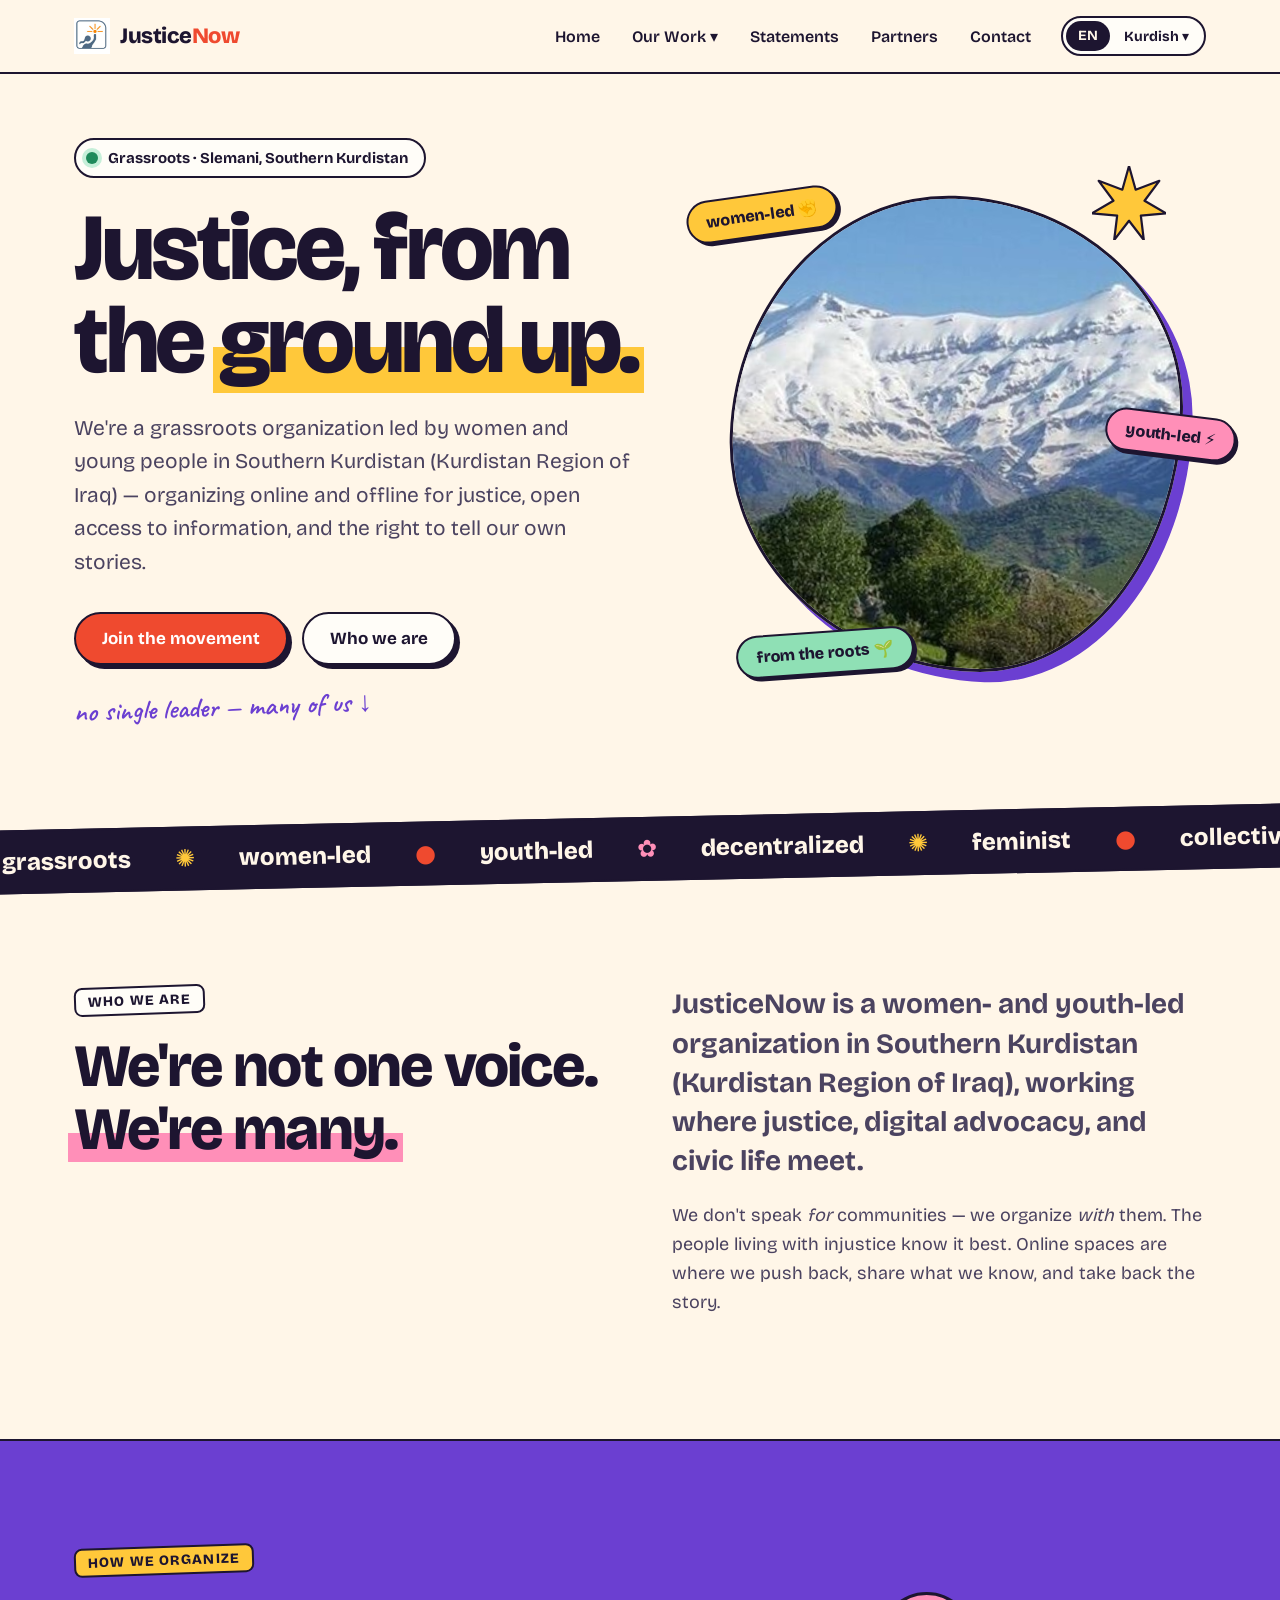
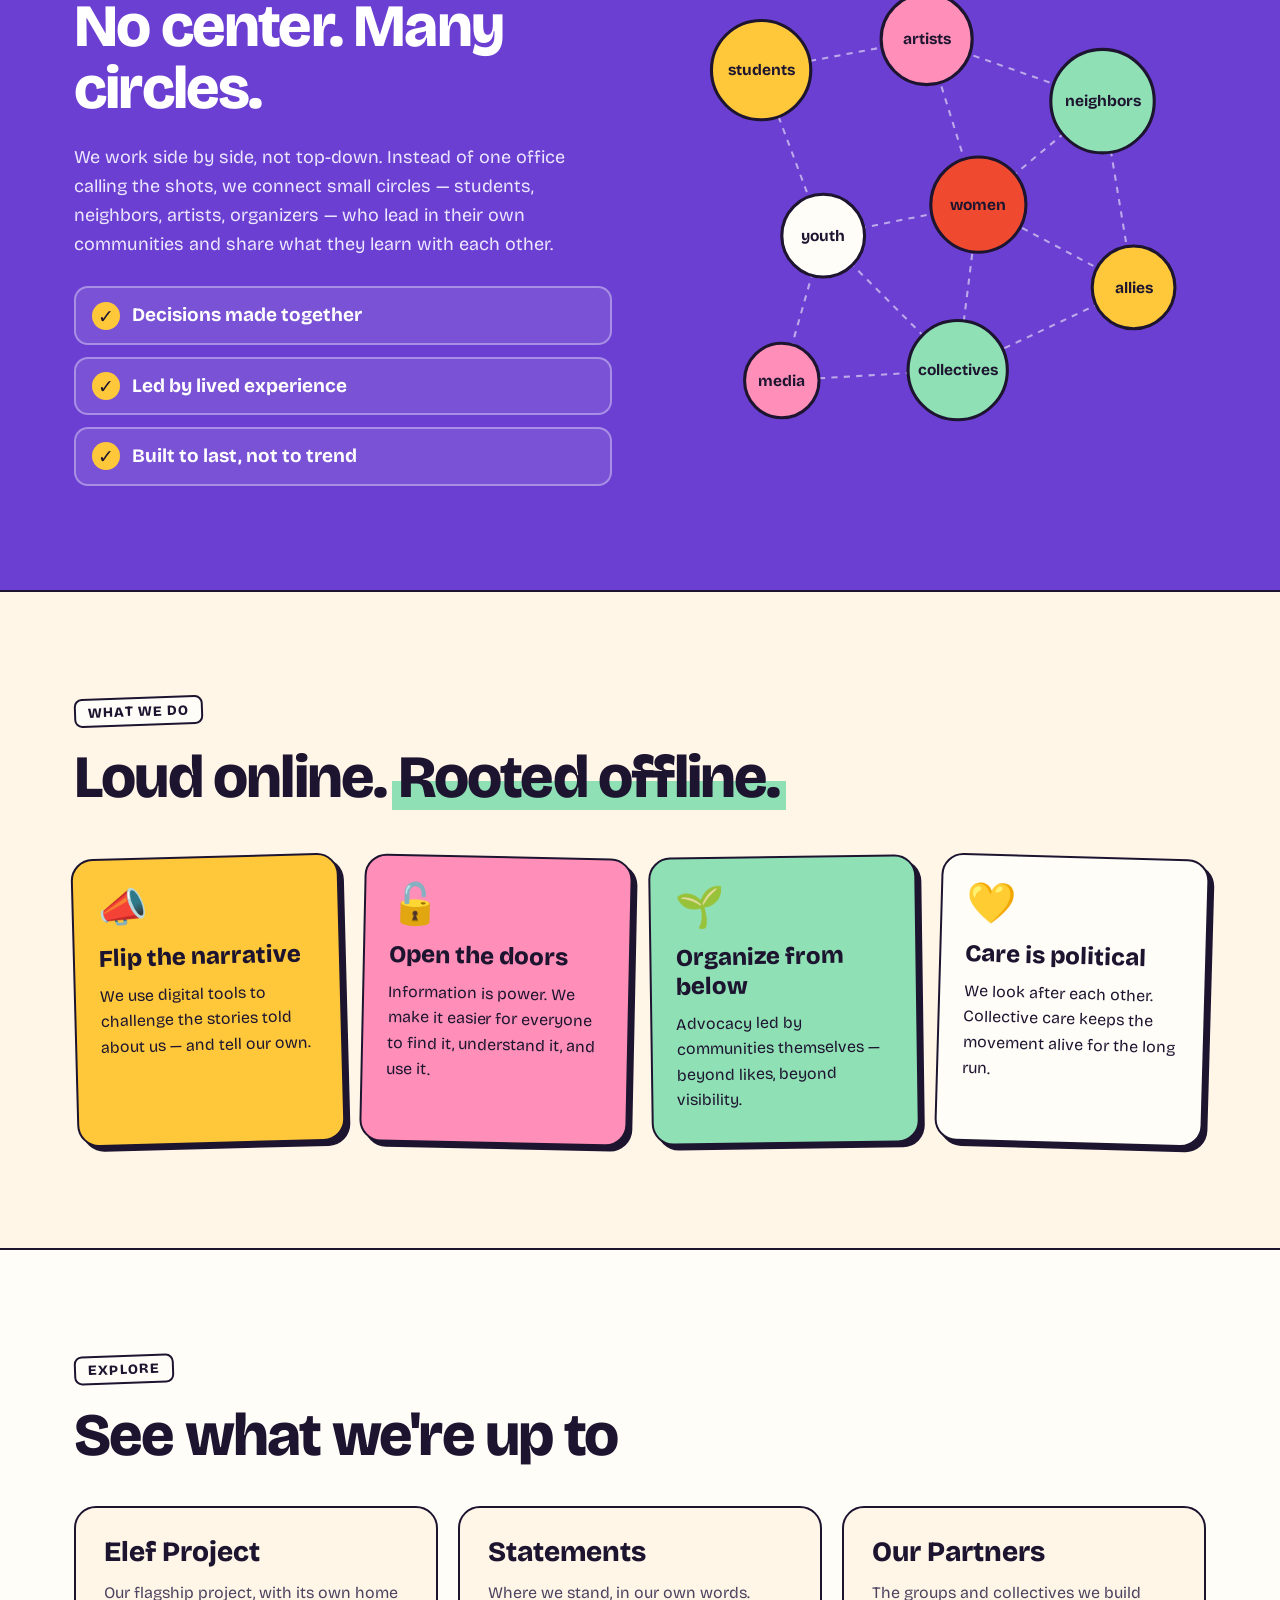
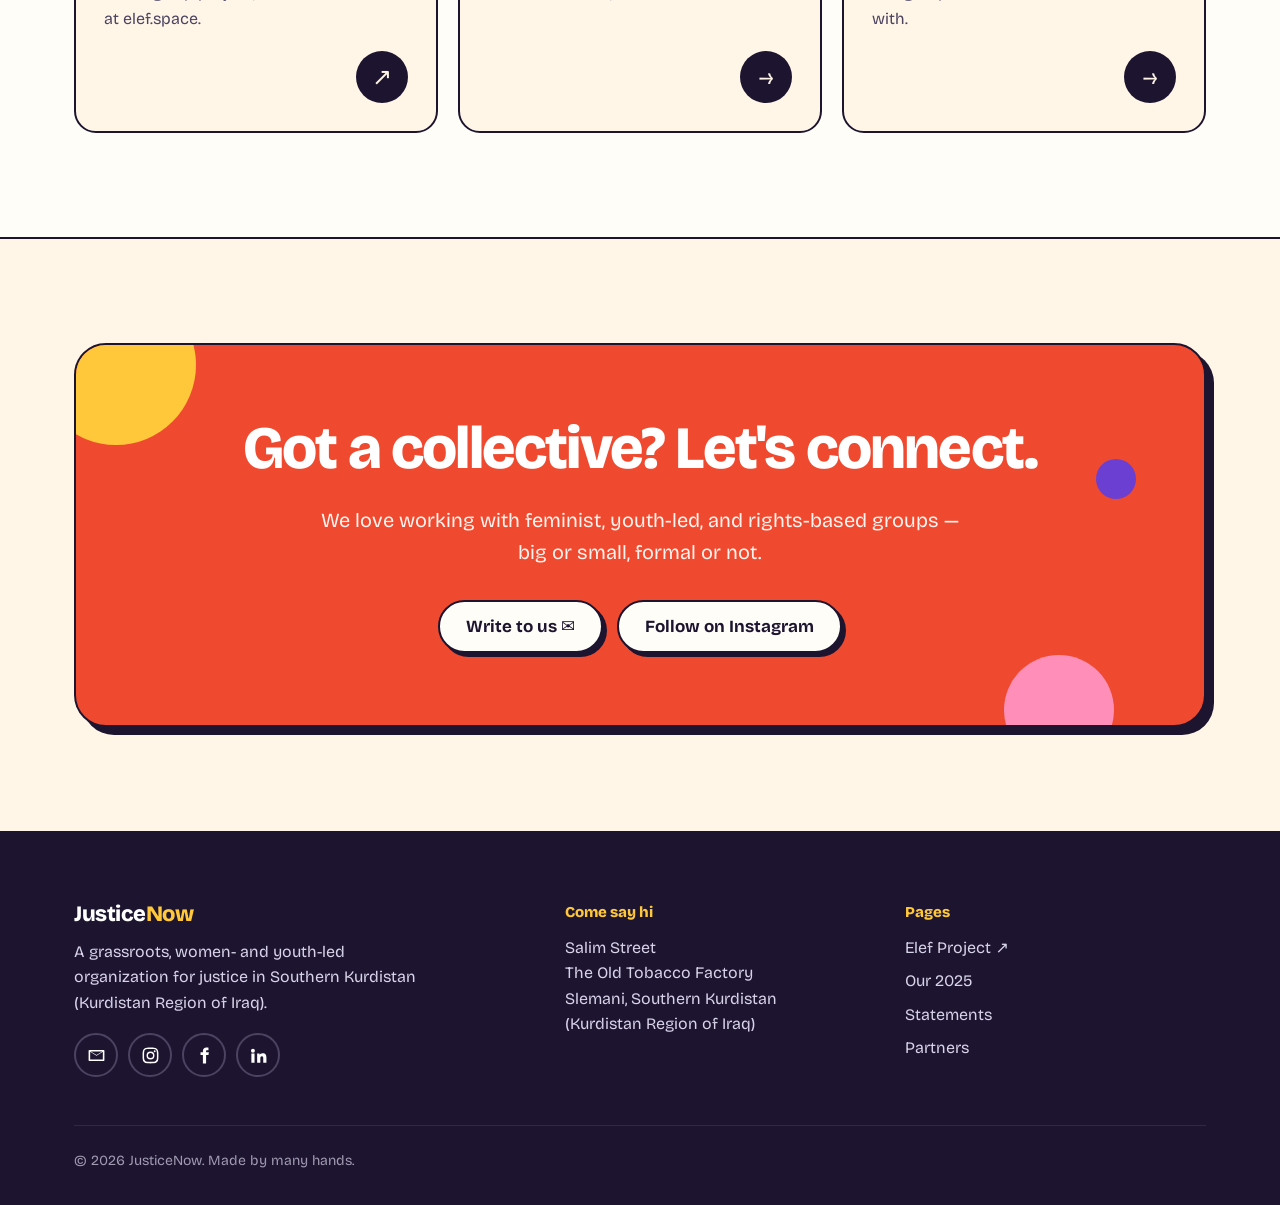
<file: index.html>
<!doctype html>
<html lang="en" dir="ltr">
<head>
<meta charset="utf-8">
<meta name="viewport" content="width=device-width, initial-scale=1">
<title>JusticeNow · دادپەروەری ئێستا</title>
<meta name="description" content="JusticeNow is a grassroots, women- and youth-led organization in Southern Kurdistan (Kurdistan Region of Iraq) organizing for justice, access to information, and the right to tell our own stories.">
<link rel="preconnect" href="https://fonts.googleapis.com">
<link rel="preconnect" href="https://fonts.gstatic.com" crossorigin>
<link href="https://fonts.googleapis.com/css2?family=Bricolage+Grotesque:opsz,wght@12..96,500;12..96,700;12..96,800&family=Caveat:wght@600&family=Vazirmatn:wght@400;500;700;900&display=swap" rel="stylesheet">
<link rel="icon" type="image/png" href="favicon.png">
<link rel="apple-touch-icon" href="apple-touch-icon.png">
<link rel="stylesheet" href="style.css">
</head>
<body>

<header>
  <div class="wrap nav">
    <a class="logo" href="index.html"><img src="logo-icon.png" alt=""><span class="en">Justice<b>Now</b></span><span class="ku">دادپەروەری <b>ئێستا</b></span><span class="kmr">Justice<b>Now</b></span></a>
    <ul class="menu">
      <li><a href="index.html"><span class="en">Home</span><span class="ku">سەرەتا</span><span class="kmr">Destpêk</span></a></li>
      <li>
        <button><span class="en">Our Work</span><span class="ku">کارەکانمان</span><span class="kmr">Karên me</span> ▾</button>
        <ul class="sub">
          <li><a href="https://elef.space" target="_blank" rel="noopener"><span class="en">Elef Project ↗</span><span class="ku">پڕۆژەی ئەلف ↗</span><span class="kmr">Projeya Elef ↗</span></a></li>
          <li><a href="2025.html"><span class="en">Our 2025</span><span class="ku">ساڵی ٢٠٢٥</span><span class="kmr">Sala 2025an</span></a></li>
        </ul>
      </li>
      <li><a href="statements.html"><span class="en">Statements</span><span class="ku">بەیاننامەکان</span><span class="kmr">Daxuyanî</span></a></li>
      <li><a href="partners.html"><span class="en">Partners</span><span class="ku">هاوبەشەکان</span><span class="kmr">Hevkar</span></a></li>
      <li><a href="#contact"><span class="en">Contact</span><span class="ku">پەیوەندی</span><span class="kmr">Têkilî</span></a></li>
    </ul>
    <div class="lang" role="group" aria-label="Language / زمان / Ziman"><button type="button" data-lang="en" lang="en">EN</button><div class="lang-ku"><button type="button" class="lang-toggle" aria-haspopup="true" aria-expanded="false"><span class="lt-label">Kurdish</span> <span aria-hidden="true">▾</span></button><ul class="lang-menu" role="menu"><li role="none"><button type="button" role="menuitemradio" data-lang="ckb"><span class="lm-name">Central Kurdish</span><span class="lm-native" lang="ckb">سۆرانی</span></button></li><li role="none"><button type="button" role="menuitemradio" data-lang="kmr"><span class="lm-name">Northern Kurdish</span><span class="lm-native" lang="kmr">Kurmancî</span></button></li></ul></div></div>
    <button class="burger" aria-label="Menu" aria-expanded="false"><span></span><span></span><span></span></button>
  </div>
</header>

<main id="top">
  <!-- Hero -->
  <div class="hero">
    <div class="wrap hero-grid">
      <div>
        <span class="kicker"><span class="dot"></span><span class="en">Grassroots · Slemani, Southern Kurdistan</span><span class="ku">ڕێکخراوێکی بنچینەیی · سلێمانی، باشووری کوردستان</span><span class="kmr">Rêxistineke bingehîn · Silêmanî, Başûrê Kurdistanê</span></span>
        <h1 class="en">Justice, from the <span class="mark">ground&nbsp;up.</span></h1>
        <h1 class="ku">دادپەروەری، لە <span class="mark">خوارەوە</span> بۆ سەرەوە.</h1><h1 class="kmr">Edalet, ji <span class="mark">binî ve.</span></h1>
        <p class="sub-copy en">We're a grassroots organization led by women and young people in Southern Kurdistan (Kurdistan Region of Iraq) — organizing online and offline for justice, open access to information, and the right to tell our own stories.</p>
        <p class="sub-copy ku">ئێمە ڕێکخراوێکی ناحکومیی بنچینەیین لە باشووری کوردستان، کە ژنان و گەنجان سەرکردایەتیی دەکەن. هەم لە ئۆنلاین و هەم لە مەیداندا کار دەکەین بۆ دادپەروەری، بۆ دەستڕاگەیشتنی ئازاد بە زانیاری، و بۆ مافی ئەوەی خۆمان چیرۆکی خۆمان بگێڕینەوە.</p><p class="sub-copy kmr">Em rêxistineke ne-hikûmî ya bingehîn in li Başûrê Kurdistanê, ku jin û ciwan pêşengiya wê dikin. Em hem li ser înternetê hem jî li qadê dixebitin: ji bo edaletê, ji bo gihîştina azad a agahiyan û ji bo mafê ku em çîrokên xwe bi xwe vebêjin.</p>
        <div class="btns">
          <a class="btn btn-coral" href="#join"><span class="en">Join the movement</span><span class="ku">ببە بە بەشێک لە ئێمە</span><span class="kmr">Tevlî me bibe</span></a>
          <a class="btn btn-light" href="#who"><span class="en">Who we are</span><span class="ku">ئێمە کێین</span><span class="kmr">Em kî ne</span></a>
        </div>
        <div class="scribble hand"><span class="en">no single leader — many of us ↓</span><span class="ku">یەک سەرکردە نا — هەموومان پێکەوە ↓</span><span class="kmr">Ne serokek tenê — em hemû bi hev re ↓</span></div>
      </div>
      <div class="photo-wrap">
        <svg class="star" viewBox="0 0 100 100" aria-hidden="true"><path d="M50 0l9 32 32-12-20 27 29 17-34 3 4 33-20-26-20 26 4-33-34-3 29-17L9 20l32 12z" fill="#ffc83a" stroke="#1d1530" stroke-width="3" stroke-linejoin="round"/></svg>
        <div class="photo"><img src="mountains.jpeg" alt="Snow-covered mountains"></div>
        <span class="sticker s1"><span class="en">women-led ✊</span><span class="ku">بە پێشەنگیی ژنان ✊</span><span class="kmr">bi pêşengiya jinan ✊</span></span>
        <span class="sticker s2"><span class="en">youth-led ⚡</span><span class="ku">بە پێشەنگیی گەنجان ⚡</span><span class="kmr">bi pêşengiya ciwanan ⚡</span></span>
        <span class="sticker s3"><span class="en">from the roots 🌱</span><span class="ku">لە ڕەگەوە 🌱</span><span class="kmr">ji rehê ve 🌱</span></span>
      </div>
    </div>
  </div>

  <!-- Marquee -->
  <div class="marquee" aria-hidden="true">
    <div class="track en">
      <span>grassroots</span><span>women-led</span><span>youth-led</span><span>decentralized</span><span>feminist</span><span>collective care</span>
      <span>grassroots</span><span>women-led</span><span>youth-led</span><span>decentralized</span><span>feminist</span><span>collective care</span>
    </div>
    <div class="track ku"><span>بنچینەیی</span><span>بە پێشەنگیی ژنان</span><span>بە پێشەنگیی گەنجان</span><span>ناناوەندی</span><span>جوڵانەوەی ژنان</span><span>گرنگیدان بە یەکتر</span>
      <span>بنچینەیی</span><span>بە پێشەنگیی ژنان</span><span>بە پێشەنگیی گەنجان</span><span>ناناوەندی</span><span>جوڵانەوەی ژنان</span><span>گرنگیدان بە یەکتر</span>
    </div><div class="track kmr"><span>bingehîn</span><span>bi pêşengiya jinan</span><span>bi pêşengiya ciwanan</span><span>ne-navendî</span><span>tevgera jinan</span><span>lênêrîna hevbeş</span>
      <span>bingehîn</span><span>bi pêşengiya jinan</span><span>bi pêşengiya ciwanan</span><span>ne-navendî</span><span>tevgera jinan</span><span>lênêrîna hevbeş</span>
    </div>
  </div>

  <!-- Who we are -->
  <section id="who">
    <div class="wrap who">
      <div>
        <span class="tag"><span class="en">Who we are</span><span class="ku">ئێمە کێین</span><span class="kmr">Em kî ne</span></span>
        <h2 class="en">We're not one voice. <span class="mark pink">We're many.</span></h2>
        <h2 class="ku">ئێمە تەنها یەک دەنگ نین. <span class="mark pink">دەنگی زۆرین.</span></h2><h2 class="kmr">Em ne dengekî tenê ne. <span class="mark pink">Em gelek in.</span></h2>
      </div>
      <div>
        <p class="big en">JusticeNow is a women- and youth-led organization in Southern Kurdistan (Kurdistan Region of Iraq), working where justice, digital advocacy, and civic life meet.</p>
        <p class="big ku">دادپەروەری ئێستا ڕێکخراوێکە لە باشووری کوردستان کە ژنان و گەنجان سەرکردایەتیی دەکەن. کارەکانمان لەو خاڵەدان کە دادپەروەری، داکۆکیی دیجیتاڵی و بەشداریی مەدەنی تێیدا بەیەک دەگەن.</p><p class="big kmr">JusticeNow rêxistineke li Başûrê Kurdistanê ye ku jin û ciwan pêşengiya wê dikin. Em li wê derê dixebitin ku edalet, parêzvaniya dîjîtal û jiyana sivîl digihîjin hev.</p>
        <p class="en">We don't speak <em>for</em> communities — we organize <em>with</em> them. The people living with injustice know it best. Online spaces are where we push back, share what we know, and take back the story.</p>
        <p class="ku">ئێمە لە جیاتی کۆمەڵگاکان قسە ناکەین، بەڵکو لەگەڵیان کار دەکەین. ئەوانەی ڕۆژانە نادادپەروەری دەچێژن، لە هەمووان باشتر دەیناسن. لە بۆشاییە ئۆنلاینەکاندا بەرەنگاری دەبینەوە، زانیاری بڵاو دەکەینەوە و چیرۆکەکانمان دەگەڕێنینەوە بۆ دەستی خۆمان.</p><p class="kmr">Em ne li şûna civakan diaxivin, em bi wan re dixebitin. Kesên ku her roj neheqiyê dijîn, wê ji her kesî çêtir nas dikin. Li qadên online em li ber xwe didin, zanîna xwe parve dikin û çîrokên xwe vedigerînin destê xwe.</p>
      </div>
    </div>
  </section>

  <!-- Decentralized -->
  <section class="circles">
    <div class="wrap">
      <div>
        <span class="tag"><span class="en">How we organize</span><span class="ku">چۆن کار دەکەین</span><span class="kmr">Em çawa dixebitin</span></span>
        <h2 class="en">No center. Many circles.</h2>
        <h2 class="ku">ناوەندێک نییە. بازنەی زۆر هەن.</h2><h2 class="kmr">Navend tune. Gelek xelek hene.</h2>
        <p class="en">We work side by side, not top-down. Instead of one office calling the shots, we connect small circles — students, neighbors, artists, organizers — who lead in their own communities and share what they learn with each other.</p>
        <p class="ku">ئێمە شان بە شان کار دەکەین، نەک لە سەرەوە بۆ خوارەوە. لە جیاتی ئەوەی هەموو بڕیارێک لە یەک شوێنەوە بدرێت، بازنە بچووکەکان پێکەوە دەبەستینەوە: خوێندکاران، دراوسێکان، هونەرمەندان و چالاکوانان، کە هەر یەکەیان لە کۆمەڵگای خۆیدا پێشەنگە و ئەزموونەکانی لەگەڵ ئەوانی تر هاوبەش دەکات.</p><p class="kmr">Em mil bi mil dixebitin, ne ji jor ber bi jêr. Li şûna ku hemû biryar ji cihekî tenê bên dayîn, em xelekên biçûk bi hev ve girê didin: xwendekar, cîran, hunermend û çalakvan, ku her yek di civaka xwe de pêşeng e û ezmûnên xwe bi yên din re parve dike.</p>
        <ul class="checks">
          <li><span class="en">Decisions made together</span><span class="ku">بڕیارەکان بە کۆمەڵ دەدەین</span><span class="kmr">Em bi hev re biryar didin</span></li>
          <li><span class="en">Led by lived experience</span><span class="ku">ئەزموونی ژیان ڕێگامان نیشان دەدات</span><span class="kmr">Ezmûna jiyanê rê nîşanî me dide</span></li>
          <li><span class="en">Built to last, not to trend</span><span class="ku">بۆ ماوەی درێژ، نەک بۆ ترێندێکی کاتی</span><span class="kmr">Ji bo demeke dirêj, ne ji bo trendekê</span></li>
        </ul>
      </div>
      <svg class="net" viewBox="0 0 520 460" role="img" aria-label="A network of connected circles with no center">
        <line x1="90" y1="90" x2="250" y2="60"/><line x1="250" y1="60" x2="420" y2="120"/>
        <line x1="90" y1="90" x2="150" y2="250"/><line x1="250" y1="60" x2="300" y2="220"/>
        <line x1="420" y1="120" x2="300" y2="220"/><line x1="150" y1="250" x2="300" y2="220"/>
        <line x1="420" y1="120" x2="450" y2="300"/><line x1="300" y1="220" x2="450" y2="300"/>
        <line x1="150" y1="250" x2="110" y2="390"/><line x1="150" y1="250" x2="280" y2="380"/>
        <line x1="300" y1="220" x2="280" y2="380"/><line x1="450" y1="300" x2="280" y2="380"/>
        <line x1="110" y1="390" x2="280" y2="380"/>
        <circle class="n" cx="90"  cy="90"  r="48" fill="#ffc83a"/>
        <circle class="n" cx="250" cy="60"  r="44" fill="#ff8fb8"/>
        <circle class="n" cx="420" cy="120" r="50" fill="#8fe0b5"/>
        <circle class="n" cx="150" cy="250" r="40" fill="#fffdf8"/>
        <circle class="n" cx="300" cy="220" r="46" fill="#ef4a2f"/>
        <circle class="n" cx="450" cy="300" r="40" fill="#ffc83a"/>
        <circle class="n" cx="110" cy="390" r="36" fill="#ff8fb8"/>
        <circle class="n" cx="280" cy="380" r="48" fill="#8fe0b5"/>
        <g class="en">
          <text x="90" y="95">students</text><text x="250" y="65">artists</text><text x="420" y="125">neighbors</text>
          <text x="150" y="255">youth</text><text x="300" y="225">women</text><text x="450" y="305">allies</text>
          <text x="110" y="395">media</text><text x="280" y="385">collectives</text>
        </g>
        <g class="ku"><text x="90" y="95">خوێندکاران</text><text x="250" y="65">هونەرمەندان</text><text x="420" y="125">دراوسێکان</text>
          <text x="150" y="255">گەنجان</text><text x="300" y="225">ژنان</text><text x="450" y="305">هاوپەیمانان</text>
          <text x="110" y="395">میدیا</text><text x="280" y="385">گرووپەکان</text>
        </g><g class="kmr"><text x="90" y="95">xwendekar</text><text x="250" y="65">hunermend</text><text x="420" y="125">cîran</text>
          <text x="150" y="255">ciwan</text><text x="300" y="225">jin</text><text x="450" y="305">hevpeyman</text>
          <text x="110" y="395">medya</text><text x="280" y="385">kom</text>
        </g>
      </svg>
    </div>
  </section>

  <!-- Values -->
  <section>
    <div class="wrap">
      <span class="tag"><span class="en">What we do</span><span class="ku">ئێمە چی دەکەین</span><span class="kmr">Em çi dikin</span></span>
      <h2 class="en">Loud online. <span class="mark green">Rooted offline.</span></h2>
      <h2 class="ku">دەنگمان لە ئۆنلاین بەرزە. <span class="mark green">ڕەگمان لە مەیدانە.</span></h2><h2 class="kmr">Li online dengê me bilind e. <span class="mark green">Rehên me li qadê ne.</span></h2>
      <div class="values">
        <div class="card">
          <div class="icon">📣</div>
          <h3 class="en">Flip the narrative</h3><h3 class="ku">گێڕانەوەکە بگۆڕە</h3><h3 class="kmr">Vegotinê biguherîne</h3>
          <p class="en">We use digital tools to challenge the stories told about us — and tell our own.</p>
          <p class="ku">بە ئامرازە دیجیتاڵییەکان بەرەنگاری ئەو چیرۆکانە دەبینەوە کە دەربارەی ئێمە دەگوترێن، و چیرۆکی خۆمان دەگێڕینەوە.</p><p class="kmr">Em bi amûrên dîjîtal li hember wan çîrokên ku li ser me tên gotin radiwestin, û çîroka xwe bi xwe vedibêjin.</p>
        </div>
        <div class="card">
          <div class="icon">🔓</div>
          <h3 class="en">Open the doors</h3><h3 class="ku">دەرگاکان بکەرەوە</h3><h3 class="kmr">Deriyan veke</h3>
          <p class="en">Information is power. We make it easier for everyone to find it, understand it, and use it.</p>
          <p class="ku">زانیاری هێزە. کار دەکەین بۆ ئەوەی هەمووان بە ئاسانی بیدۆزنەوە، لێی تێبگەن و بەکاری بهێنن.</p><p class="kmr">Agahî hêz e. Em dixebitin da ku her kes bi hêsanî bigihîje wê, jê fam bike û bi kar bîne.</p>
        </div>
        <div class="card">
          <div class="icon">🌱</div>
          <h3 class="en">Organize from below</h3><h3 class="ku">ڕێکخستن لە خوارەوە</h3><h3 class="kmr">Ji jêr ve rêxistinkirin</h3>
          <p class="en">Advocacy led by communities themselves — beyond likes, beyond visibility.</p>
          <p class="ku">داکۆکییەک کە خودی کۆمەڵگاکان ڕابەرایەتیی دەکەن — لە لایک و دەرکەوتن زیاتر.</p><p class="kmr">Parêzvaniyek ku civak bi xwe pêşengiya wê dikin — ji like û xuyabûnê wêdetir.</p>
        </div>
        <div class="card">
          <div class="icon">💛</div>
          <h3 class="en">Care is political</h3><h3 class="ku">گرنگیدان بە یەکتر سیاسییە</h3><h3 class="kmr">Lênêrîn siyasî ye</h3>
          <p class="en">We look after each other. Collective care keeps the movement alive for the long run.</p>
          <p class="ku">ئاگامان لە یەکترە. گرنگیدان بە یەکتر بزووتنەوەکە بۆ ماوەیەکی درێژ زیندوو ڕادەگرێت.</p><p class="kmr">Em li hev xwedî derdikevin. Lênêrîna hevbeş tevgerê ji bo demeke dirêj zindî dihêle.</p>
        </div>
      </div>
    </div>
  </section>

  <!-- Explore -->
  <section class="explore-sec">
    <div class="wrap">
      <span class="tag"><span class="en">Explore</span><span class="ku">زیاتر بزانە</span><span class="kmr">Bêtir bizane</span></span>
      <h2 class="en">See what we're up to</h2>
      <h2 class="ku">بزانە ئێستا خەریکی چین</h2><h2 class="kmr">Binêre em niha bi çi re mijûl in</h2>
      <div class="explore">
        <a class="tile" href="https://elef.space" target="_blank" rel="noopener">
          <div><h3 class="en">Elef Project</h3><h3 class="ku">پڕۆژەی ئەلف</h3><h3 class="kmr">Projeya Elef</h3>
          <p class="en">Our flagship project, with its own home at elef.space.</p>
          <p class="ku">پڕۆژە سەرەکییەکەمان، کە ماڵپەڕی تایبەتی خۆی هەیە: elef.space</p><p class="kmr">Projeya me ya sereke, bi malpera xwe ya taybet: elef.space</p></div>
          <span class="go">↗</span>
        </a>
        <a class="tile" href="statements.html">
          <div><h3 class="en">Statements</h3><h3 class="ku">بەیاننامەکان</h3><h3 class="kmr">Daxuyanî</h3>
          <p class="en">Where we stand, in our own words.</p>
          <p class="ku">هەڵوێستەکانمان، بە دەنگی خۆمان.</p><p class="kmr">Helwestên me, bi gotinên me.</p></div>
          <span class="go">→</span>
        </a>
        <a class="tile" href="partners.html">
          <div><h3 class="en">Our Partners</h3><h3 class="ku">هاوبەشەکانمان</h3><h3 class="kmr">Hevkarên me</h3>
          <p class="en">The groups and collectives we build with.</p>
          <p class="ku">ئەو گرووپ و کۆمەڵانەی پێکەوە کاریان لەگەڵ دەکەین.</p><p class="kmr">Kom û kolektîfên ku em bi wan re dixebitin.</p></div>
          <span class="go">→</span>
        </a>
      </div>
    </div>
  </section>

  <!-- Join -->
  <section id="join">
    <div class="wrap">
      <div class="cta">
        <span class="blob b1"></span><span class="blob b2"></span><span class="blob b3"></span>
        <h2 class="en">Got a collective? Let's connect.</h2>
        <h2 class="ku">گرووپێکتان هەیە؟ با پێکەوە کار بکەین.</h2><h2 class="kmr">Koma we heye? Werin em bi hev re bixebitin.</h2>
        <p class="en">We love working with feminist, youth-led, and rights-based groups — big or small, formal or not.</p>
        <p class="ku">خۆشحاڵ دەبین لەگەڵ گرووپەکانی جوڵانەوەی ژنان، گرووپە گەنجەکان و ڕێکخراوە مافپەروەرەکان کار بکەین — گەورە بن یان بچووک، فەرمی بن یان نافەرمی.</p><p class="kmr">Em kêfxweş in ku bi komên tevgera jinan, komên ciwanan û rêxistinên mafparêz re bixebitin — mezin an biçûk, fermî an ne fermî.</p>
        <div class="btns" style="justify-content:center">
          <a class="btn btn-light" href="mailto:contact@justice-now.org"><span class="en">Write to us ✉️</span><span class="ku">نامەمان بۆ بنێرە ✉️</span><span class="kmr">Ji me re binivîse ✉️</span></a>
          <a class="btn btn-light" href="https://www.instagram.com/justicenow__org"><span class="en">Follow on Instagram</span><span class="ku">لە ئینستاگرام فۆڵۆمان بکە</span><span class="kmr">Me li Instagramê bişopîne</span></a>
        </div>
      </div>
    </div>
  </section>
</main>

<footer id="contact">
  <div class="wrap">
    <div class="foot">
      <div>
        <a class="logo" href="index.html"><span class="en">Justice<b>Now</b></span><span class="ku">دادپەروەری <b>ئێستا</b></span><span class="kmr">Justice<b>Now</b></span></a>
        <p class="en" style="margin:0;max-width:360px">A grassroots, women- and youth-led organization for justice in Southern Kurdistan (Kurdistan Region of Iraq).</p>
        <p class="ku" style="margin:0;max-width:360px">ڕێکخراوێکی بنچینەیی کە ژنان و گەنجان سەرکردایەتیی دەکەن، بۆ دادپەروەری لە باشووری کوردستان.</p><p class="kmr" style="margin:0;max-width:360px">Rêxistineke bingehîn ku jin û ciwan pêşengiya wê dikin, ji bo edaletê li Başûrê Kurdistanê.</p>
        <div class="socials">
          <a href="mailto:contact@justice-now.org" aria-label="Email"><svg viewBox="0 0 24 24"><path d="M3 5h18a1 1 0 0 1 1 1v12a1 1 0 0 1-1 1H3a1 1 0 0 1-1-1V6a1 1 0 0 1 1-1zm9 7.2L4 7.3V17h16V7.3l-8 4.9zM19.3 7H4.7L12 11.5 19.3 7z"/></svg></a>
          <a href="https://www.instagram.com/justicenow__org" aria-label="Instagram"><svg viewBox="0 0 24 24"><path d="M12 7a5 5 0 1 0 0 10 5 5 0 0 0 0-10zm0 8.2a3.2 3.2 0 1 1 0-6.4 3.2 3.2 0 0 1 0 6.4zM17.3 5.5a1.2 1.2 0 1 0 0 2.4 1.2 1.2 0 0 0 0-2.4zM12 2c-2.7 0-3 0-4.1.1C4.3 2.2 2.2 4.3 2.1 7.9 2 9 2 9.3 2 12s0 3 .1 4.1c.1 3.6 2.2 5.7 5.8 5.8 1.1.1 1.4.1 4.1.1s3 0 4.1-.1c3.6-.1 5.7-2.2 5.8-5.8.1-1.1.1-1.4.1-4.1s0-3-.1-4.1c-.1-3.6-2.2-5.7-5.8-5.8C15 2 14.7 2 12 2zm0 1.8c2.7 0 3 0 4 .1 2.6.1 3.9 1.4 4 4 .1 1 .1 1.3.1 4s0 3-.1 4c-.1 2.6-1.4 3.9-4 4-1 .1-1.3.1-4 .1s-3 0-4-.1c-2.6-.1-3.9-1.4-4-4-.1-1-.1-1.3-.1-4s0-3 .1-4c.1-2.6 1.4-3.9 4-4 1-.1 1.3-.1 4-.1z"/></svg></a>
          <a href="https://www.facebook.com/profile.php?id=61585709613822" aria-label="Facebook"><svg viewBox="0 0 24 24"><path d="M14 8V6.5c0-.7.2-1.2 1.3-1.2H17V2.2C16.7 2.1 15.6 2 14.4 2 11.8 2 10 3.6 10 6.4V8H7v3.5h3V22h4V11.5h3l.5-3.5H14z"/></svg></a>
          <a href="https://www.linkedin.com/company/justicenow" aria-label="LinkedIn"><svg viewBox="0 0 24 24"><path d="M4.98 3.5a2.5 2.5 0 1 1 0 5 2.5 2.5 0 0 1 0-5zM3 9.5h4V21H3V9.5zm6.5 0h3.8v1.6h.1c.5-1 1.8-2 3.8-2 4 0 4.8 2.6 4.8 6V21h-4v-5.1c0-1.2 0-2.8-1.7-2.8s-2 1.3-2 2.7V21h-4V9.5z"/></svg></a>
        </div>
      </div>
      <div>
        <h4><span class="en">Come say hi</span><span class="ku">سەردانمان بکەن</span><span class="kmr">Serdana me bikin</span></h4>
        <p class="en" style="margin:0">Salim Street<br>The Old Tobacco Factory<br>Slemani, Southern Kurdistan<br>(Kurdistan Region of Iraq)</p>
        <p class="ku" style="margin:0">شەقامی سالم<br>کارگەی جگەرەی کۆن<br>سلێمانی، باشووری کوردستان</p><p class="kmr" style="margin:0">Kolana Salim<br>Fabrîqeya Kevin a Titûnê<br>Silêmanî, Başûrê Kurdistanê</p>
      </div>
      <div>
        <h4><span class="en">Pages</span><span class="ku">پەڕەکان</span><span class="kmr">Rûpel</span></h4>
        <ul>
          <li><a href="https://elef.space" target="_blank" rel="noopener"><span class="en">Elef Project ↗</span><span class="ku">پڕۆژەی ئەلف ↗</span><span class="kmr">Projeya Elef ↗</span></a></li>
          <li><a href="2025.html"><span class="en">Our 2025</span><span class="ku">ساڵی ٢٠٢٥</span><span class="kmr">Sala 2025an</span></a></li>
          <li><a href="statements.html"><span class="en">Statements</span><span class="ku">بەیاننامەکان</span><span class="kmr">Daxuyanî</span></a></li>
          <li><a href="partners.html"><span class="en">Partners</span><span class="ku">هاوبەشەکان</span><span class="kmr">Hevkar</span></a></li>
        </ul>
      </div>
    </div>
    <div class="copy"><span class="en">© 2026 JusticeNow. Made by many hands.</span><span class="ku">© ٢٠٢٦ دادپەروەری ئێستا. بە هاوکاریی زۆر کەس دروستکراوە.</span><span class="kmr">© 2026 JusticeNow. Bi destên gelekan hatiye çêkirin.</span></div>
  </div>
</footer>

<script src="site.js"></script>
</body>
</html>
</file>
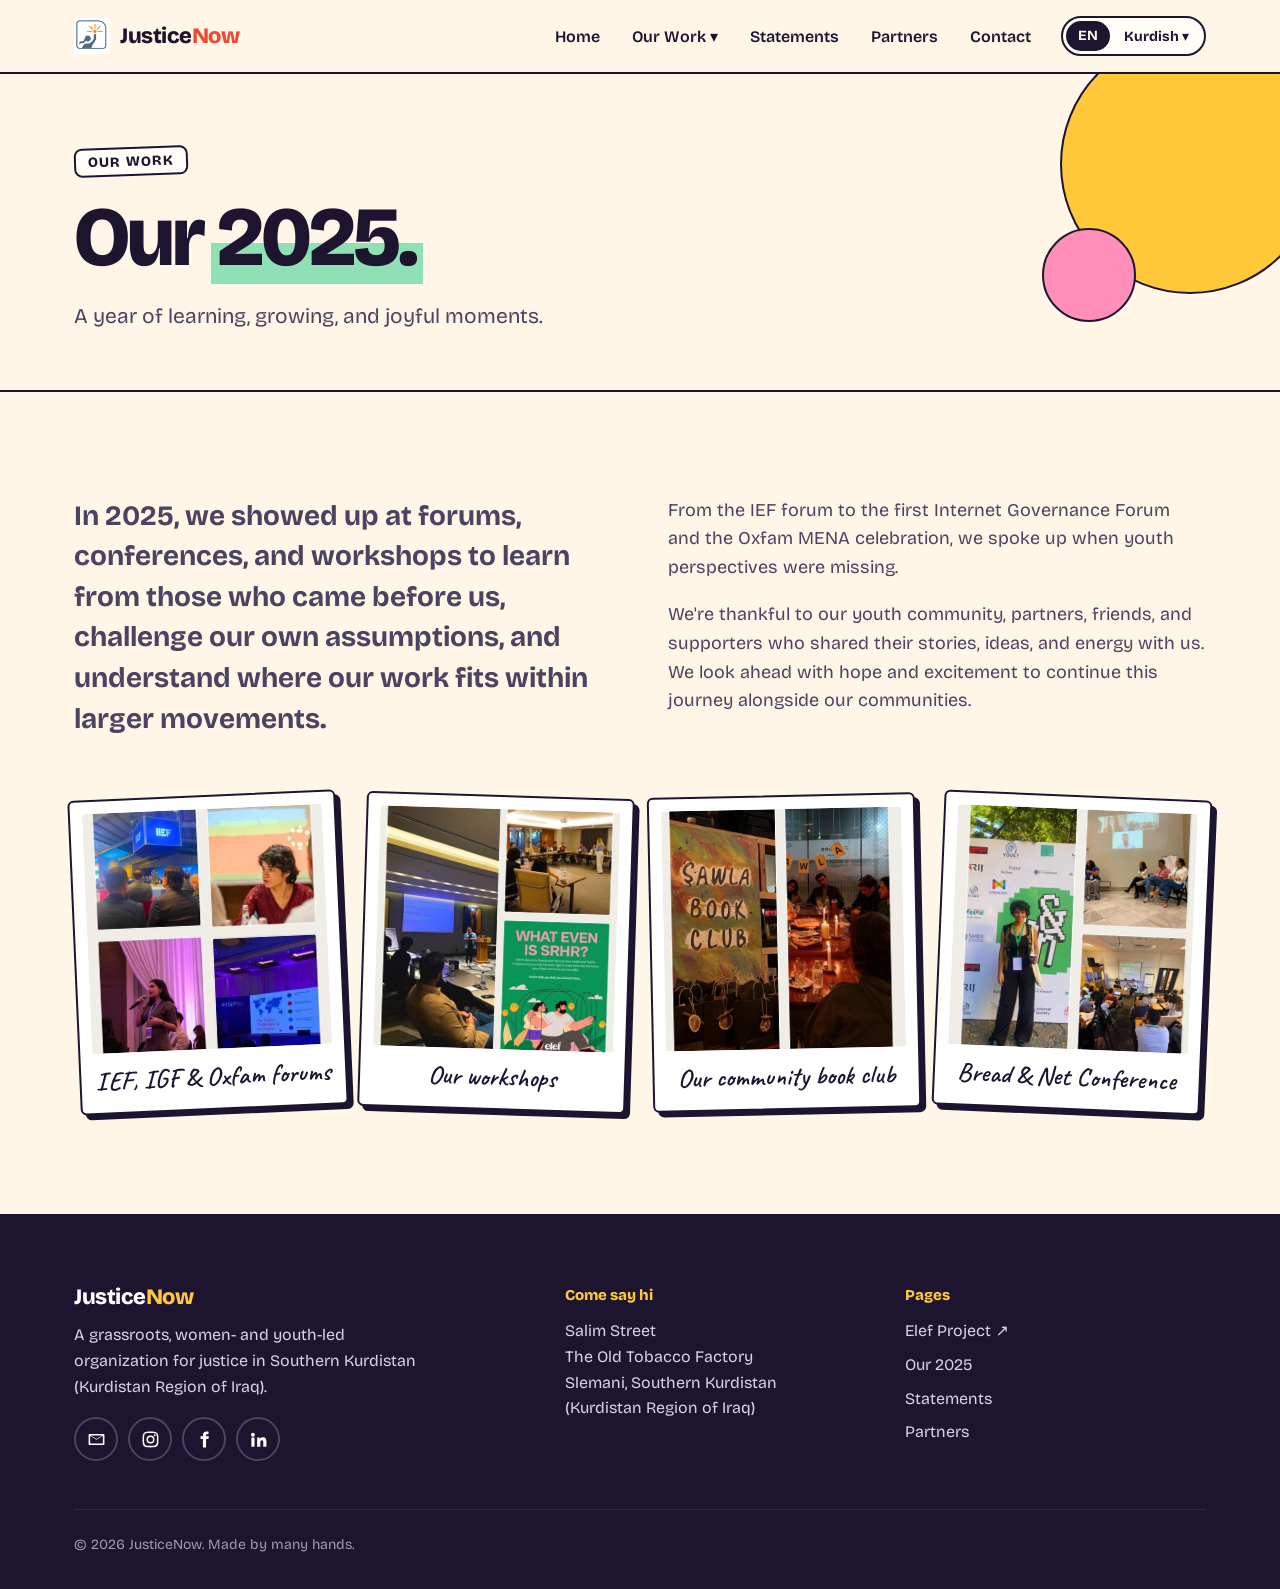
<file: 2025.html>
<!doctype html>
<html lang="en" dir="ltr">
<head>
<meta charset="utf-8">
<meta name="viewport" content="width=device-width, initial-scale=1">
<title>Our 2025 · JusticeNow</title>
<meta name="description" content="JusticeNow in 2025: forums, workshops, a community book club, and the Bread & Net conference.">
<link rel="preconnect" href="https://fonts.googleapis.com">
<link rel="preconnect" href="https://fonts.gstatic.com" crossorigin>
<link href="https://fonts.googleapis.com/css2?family=Bricolage+Grotesque:opsz,wght@12..96,500;12..96,700;12..96,800&family=Caveat:wght@600&family=Vazirmatn:wght@400;500;700;900&display=swap" rel="stylesheet">
<link rel="icon" type="image/png" href="favicon.png">
<link rel="apple-touch-icon" href="apple-touch-icon.png">
<link rel="stylesheet" href="style.css">
</head>
<body>

<header>
  <div class="wrap nav">
    <a class="logo" href="index.html"><img src="logo-icon.png" alt=""><span class="en">Justice<b>Now</b></span><span class="ku">دادپەروەری <b>ئێستا</b></span><span class="kmr">Justice<b>Now</b></span></a>
    <ul class="menu">
      <li><a href="index.html"><span class="en">Home</span><span class="ku">سەرەتا</span><span class="kmr">Destpêk</span></a></li>
      <li>
        <button><span class="en">Our Work</span><span class="ku">کارەکانمان</span><span class="kmr">Karên me</span> ▾</button>
        <ul class="sub">
          <li><a href="https://elef.space" target="_blank" rel="noopener"><span class="en">Elef Project ↗</span><span class="ku">پڕۆژەی ئەلف ↗</span><span class="kmr">Projeya Elef ↗</span></a></li>
          <li><a href="2025.html"><span class="en">Our 2025</span><span class="ku">ساڵی ٢٠٢٥</span><span class="kmr">Sala 2025an</span></a></li>
        </ul>
      </li>
      <li><a href="statements.html"><span class="en">Statements</span><span class="ku">بەیاننامەکان</span><span class="kmr">Daxuyanî</span></a></li>
      <li><a href="partners.html"><span class="en">Partners</span><span class="ku">هاوبەشەکان</span><span class="kmr">Hevkar</span></a></li>
      <li><a href="#contact"><span class="en">Contact</span><span class="ku">پەیوەندی</span><span class="kmr">Têkilî</span></a></li>
    </ul>
    <div class="lang" role="group" aria-label="Language / زمان / Ziman"><button type="button" data-lang="en" lang="en">EN</button><div class="lang-ku"><button type="button" class="lang-toggle" aria-haspopup="true" aria-expanded="false"><span class="lt-label">Kurdish</span> <span aria-hidden="true">▾</span></button><ul class="lang-menu" role="menu"><li role="none"><button type="button" role="menuitemradio" data-lang="ckb"><span class="lm-name">Central Kurdish</span><span class="lm-native" lang="ckb">سۆرانی</span></button></li><li role="none"><button type="button" role="menuitemradio" data-lang="kmr"><span class="lm-name">Northern Kurdish</span><span class="lm-native" lang="kmr">Kurmancî</span></button></li></ul></div></div>
    <button class="burger" aria-label="Menu" aria-expanded="false"><span></span><span></span><span></span></button>
  </div>
</header>

<main id="top">
  <div class="page-hero">
    <span class="dots" aria-hidden="true"></span>
    <div class="wrap">
      <span class="tag"><span class="en">Our work</span><span class="ku">کارەکانمان</span><span class="kmr">Karên me</span></span>
      <h1 class="en">Our <span class="mark green">2025.</span></h1>
      <h1 class="ku">ساڵی <span class="mark green">٢٠٢٥</span>ـمان.</h1><h1 class="kmr">Sala me ya <span class="mark green">2025.</span></h1>
      <p class="en">A year of learning, growing, and joyful moments.</p>
      <p class="ku">ساڵێک پڕ لە فێربوون، گەشەکردن و ساتی خۆش.</p><p class="kmr">Salek tijî fêrbûn, geşbûn û demên xweş.</p>
      
    </div>
  </div>
  <section>
    <div class="wrap">
      <div class="year-intro">
        <p class="big en">In 2025, we showed up at forums, conferences, and workshops to learn from those who came before us, challenge our own assumptions, and understand where our work fits within larger movements.</p>
        <p class="big ku">لە ساڵی ٢٠٢٥دا بەشداریمان لە کۆڕ و کۆنفرانس و وۆرکشۆپەکاندا کرد، بۆ ئەوەی لەو کەسانە فێر ببین کە پێش ئێمە ئەم ڕێگایەیان گرتووەتەبەر، بۆچوونەکانی خۆمان بخەینە بەر پرسیار، و تێبگەین کارەکەمان لە ناو بزووتنەوە گەورەترەکاندا لە کوێ جێی دەبێتەوە.</p><p class="big kmr">Di sala 2025an de em beşdarî forum, konferans û atolyeyan bûn, da ku ji wan kesên ku berî me ev rê girtine fêr bibin, ramanên xwe bixin ber pirsê û fam bikin ka xebata me di nav tevgerên mezintir de li ku cih digire.</p>
        <div>
          <p class="en">From the IEF forum to the first Internet Governance Forum and the Oxfam MENA celebration, we spoke up when youth perspectives were missing.</p>
          <p class="ku">لە کۆڕی IEFـەوە تا یەکەمین کۆڕی حوکمڕانیی ئینتەرنێت و ئاهەنگی ئۆکسفام بۆ ڕۆژهەڵاتی ناوەڕاست و باکووری ئەفریقا، لەو شوێنانەی دەنگی گەنجان ون بوو، ئێمە قسەمان کرد.</p><p class="kmr">Ji foruma IEF heta yekemîn Foruma Rêveberiya Înternetê û pîrozbahiya Oxfam MENA, li cihên ku dengê ciwanan kêm bû, em axivîn.</p>
          <p class="en">We're thankful to our youth community, partners, friends, and supporters who shared their stories, ideas, and energy with us. We look ahead with hope and excitement to continue this journey alongside our communities.</p>
          <p class="ku">سوپاسی کۆمەڵگای گەنجانمان، هاوبەشەکانمان، هاوڕێکانمان و پشتیوانانمان دەکەین کە چیرۆک و بیرۆکە و وزەی خۆیان لەگەڵ ئێمە هاوبەش کرد. بە هیوا و تامەزرۆییەوە چاوەڕێی بەردەوامبوونی ئەم گەشتەین لەگەڵ کۆمەڵگاکانمان.</p><p class="kmr">Em spasiya civaka xwe ya ciwanan, hevkar, heval û piştgirên xwe dikin ku çîrok, raman û enerjiya xwe bi me re parve kirin. Em bi hêvî û kelecan li benda berdewamkirina vê rêwîtiyê ne, li gel civakên xwe.</p>
        </div>
      </div>
      <div class="gallery">
        <figure class="polaroid"><img src="2025-forums.jpg" alt="IEF, IGF & Oxfam forums" loading="lazy"><figcaption><span class="en">IEF, IGF & Oxfam forums</span><span class="ku">کۆڕەکانی IEF، IGF و ئۆکسفام</span><span class="kmr">Forumên IEF, IGF û Oxfam</span></figcaption></figure>
        <figure class="polaroid"><img src="2025-workshops.jpg" alt="Our workshops" loading="lazy"><figcaption><span class="en">Our workshops</span><span class="ku">وۆرکشۆپەکانمان</span><span class="kmr">Atolyeyên me</span></figcaption></figure>
        <figure class="polaroid"><img src="2025-book-club.jpg" alt="Our community book club" loading="lazy"><figcaption><span class="en">Our community book club</span><span class="ku">کۆڕی کتێبخوێنیی کۆمەڵگاکەمان</span><span class="kmr">Klûba pirtûkan a civaka me</span></figcaption></figure>
        <figure class="polaroid"><img src="2025-bread-and-net.jpg" alt="Bread & Net Conference" loading="lazy"><figcaption><span class="en">Bread & Net Conference</span><span class="ku">کۆنفرانسی Bread & Net</span><span class="kmr">Konferansa Bread & Net</span></figcaption></figure>
      </div>
    </div>
  </section>
</main>

<footer id="contact">
  <div class="wrap">
    <div class="foot">
      <div>
        <a class="logo" href="index.html"><span class="en">Justice<b>Now</b></span><span class="ku">دادپەروەری <b>ئێستا</b></span><span class="kmr">Justice<b>Now</b></span></a>
        <p class="en" style="margin:0;max-width:360px">A grassroots, women- and youth-led organization for justice in Southern Kurdistan (Kurdistan Region of Iraq).</p>
        <p class="ku" style="margin:0;max-width:360px">ڕێکخراوێکی بنچینەیی کە ژنان و گەنجان سەرکردایەتیی دەکەن، بۆ دادپەروەری لە باشووری کوردستان.</p><p class="kmr" style="margin:0;max-width:360px">Rêxistineke bingehîn ku jin û ciwan pêşengiya wê dikin, ji bo edaletê li Başûrê Kurdistanê.</p>
        <div class="socials">
          <a href="mailto:contact@justice-now.org" aria-label="Email"><svg viewBox="0 0 24 24"><path d="M3 5h18a1 1 0 0 1 1 1v12a1 1 0 0 1-1 1H3a1 1 0 0 1-1-1V6a1 1 0 0 1 1-1zm9 7.2L4 7.3V17h16V7.3l-8 4.9zM19.3 7H4.7L12 11.5 19.3 7z"/></svg></a>
          <a href="https://www.instagram.com/justicenow__org" aria-label="Instagram"><svg viewBox="0 0 24 24"><path d="M12 7a5 5 0 1 0 0 10 5 5 0 0 0 0-10zm0 8.2a3.2 3.2 0 1 1 0-6.4 3.2 3.2 0 0 1 0 6.4zM17.3 5.5a1.2 1.2 0 1 0 0 2.4 1.2 1.2 0 0 0 0-2.4zM12 2c-2.7 0-3 0-4.1.1C4.3 2.2 2.2 4.3 2.1 7.9 2 9 2 9.3 2 12s0 3 .1 4.1c.1 3.6 2.2 5.7 5.8 5.8 1.1.1 1.4.1 4.1.1s3 0 4.1-.1c3.6-.1 5.7-2.2 5.8-5.8.1-1.1.1-1.4.1-4.1s0-3-.1-4.1c-.1-3.6-2.2-5.7-5.8-5.8C15 2 14.7 2 12 2zm0 1.8c2.7 0 3 0 4 .1 2.6.1 3.9 1.4 4 4 .1 1 .1 1.3.1 4s0 3-.1 4c-.1 2.6-1.4 3.9-4 4-1 .1-1.3.1-4 .1s-3 0-4-.1c-2.6-.1-3.9-1.4-4-4-.1-1-.1-1.3-.1-4s0-3 .1-4c.1-2.6 1.4-3.9 4-4 1-.1 1.3-.1 4-.1z"/></svg></a>
          <a href="https://www.facebook.com/profile.php?id=61585709613822" aria-label="Facebook"><svg viewBox="0 0 24 24"><path d="M14 8V6.5c0-.7.2-1.2 1.3-1.2H17V2.2C16.7 2.1 15.6 2 14.4 2 11.8 2 10 3.6 10 6.4V8H7v3.5h3V22h4V11.5h3l.5-3.5H14z"/></svg></a>
          <a href="https://www.linkedin.com/company/justicenow" aria-label="LinkedIn"><svg viewBox="0 0 24 24"><path d="M4.98 3.5a2.5 2.5 0 1 1 0 5 2.5 2.5 0 0 1 0-5zM3 9.5h4V21H3V9.5zm6.5 0h3.8v1.6h.1c.5-1 1.8-2 3.8-2 4 0 4.8 2.6 4.8 6V21h-4v-5.1c0-1.2 0-2.8-1.7-2.8s-2 1.3-2 2.7V21h-4V9.5z"/></svg></a>
        </div>
      </div>
      <div>
        <h4><span class="en">Come say hi</span><span class="ku">سەردانمان بکەن</span><span class="kmr">Serdana me bikin</span></h4>
        <p class="en" style="margin:0">Salim Street<br>The Old Tobacco Factory<br>Slemani, Southern Kurdistan<br>(Kurdistan Region of Iraq)</p>
        <p class="ku" style="margin:0">شەقامی سالم<br>کارگەی جگەرەی کۆن<br>سلێمانی، باشووری کوردستان</p><p class="kmr" style="margin:0">Kolana Salim<br>Fabrîqeya Kevin a Titûnê<br>Silêmanî, Başûrê Kurdistanê</p>
      </div>
      <div>
        <h4><span class="en">Pages</span><span class="ku">پەڕەکان</span><span class="kmr">Rûpel</span></h4>
        <ul>
          <li><a href="https://elef.space" target="_blank" rel="noopener"><span class="en">Elef Project ↗</span><span class="ku">پڕۆژەی ئەلف ↗</span><span class="kmr">Projeya Elef ↗</span></a></li>
          <li><a href="2025.html"><span class="en">Our 2025</span><span class="ku">ساڵی ٢٠٢٥</span><span class="kmr">Sala 2025an</span></a></li>
          <li><a href="statements.html"><span class="en">Statements</span><span class="ku">بەیاننامەکان</span><span class="kmr">Daxuyanî</span></a></li>
          <li><a href="partners.html"><span class="en">Partners</span><span class="ku">هاوبەشەکان</span><span class="kmr">Hevkar</span></a></li>
        </ul>
      </div>
    </div>
    <div class="copy"><span class="en">© 2026 JusticeNow. Made by many hands.</span><span class="ku">© ٢٠٢٦ دادپەروەری ئێستا. بە هاوکاریی زۆر کەس دروستکراوە.</span><span class="kmr">© 2026 JusticeNow. Bi destên gelekan hatiye çêkirin.</span></div>
  </div>
</footer>

<script src="site.js"></script>
</body>
</html>
</file>
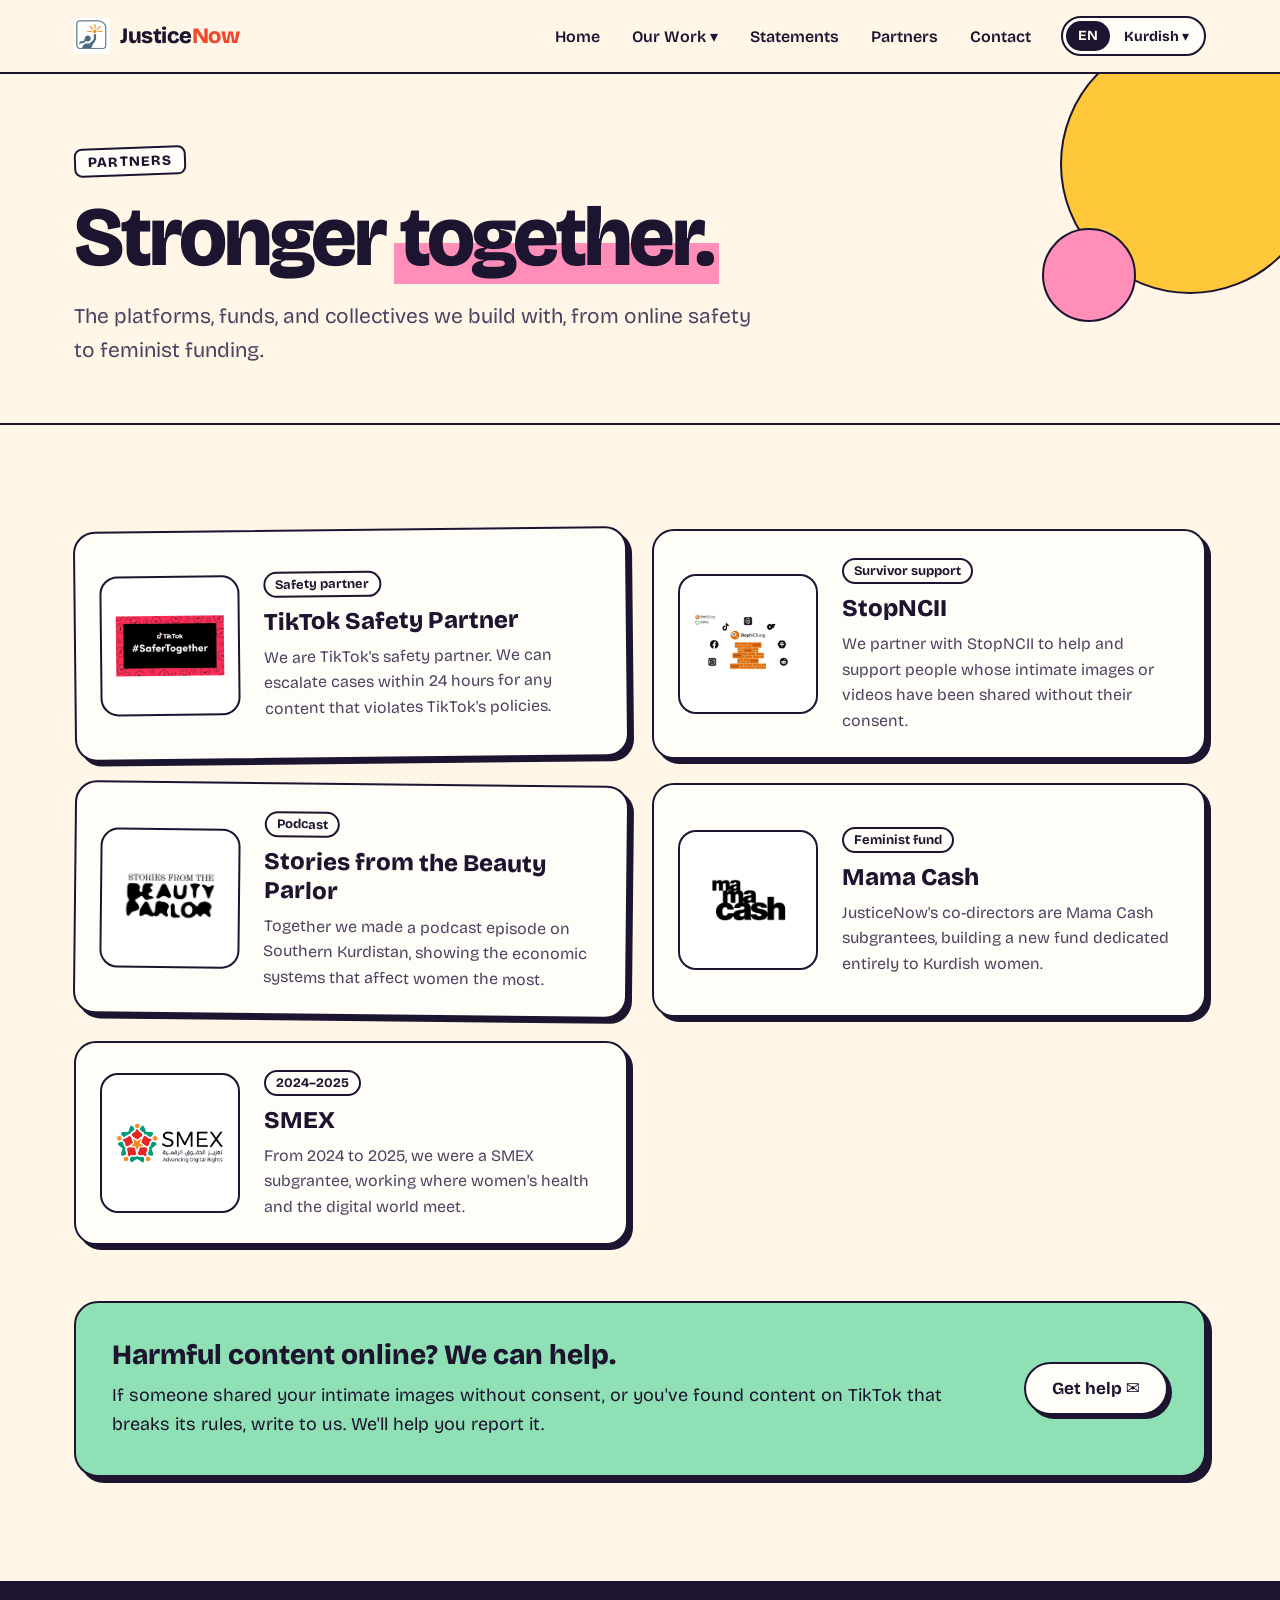
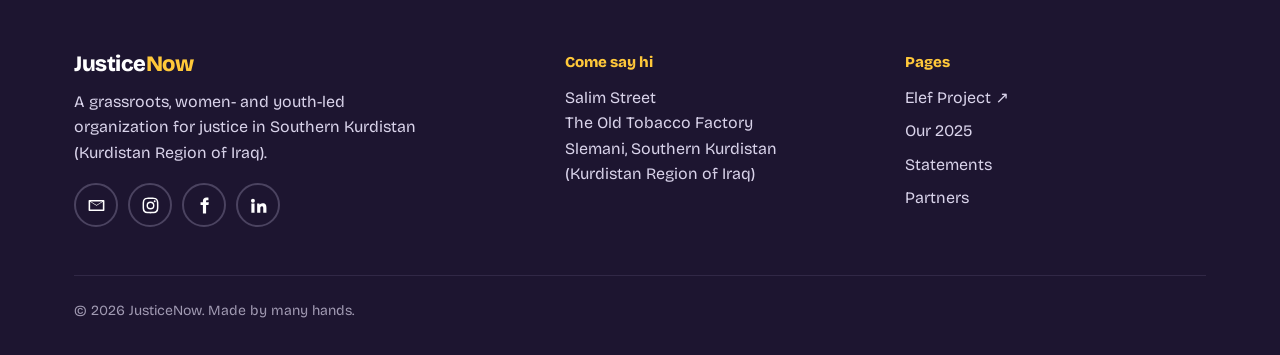
<file: partners.html>
<!doctype html>
<html lang="en" dir="ltr">
<head>
<meta charset="utf-8">
<meta name="viewport" content="width=device-width, initial-scale=1">
<title>Partners · JusticeNow</title>
<meta name="description" content="JusticeNow's partners: TikTok, StopNCII, Stories from the Beauty Parlor, Mama Cash, and SMEX.">
<link rel="preconnect" href="https://fonts.googleapis.com">
<link rel="preconnect" href="https://fonts.gstatic.com" crossorigin>
<link href="https://fonts.googleapis.com/css2?family=Bricolage+Grotesque:opsz,wght@12..96,500;12..96,700;12..96,800&family=Caveat:wght@600&family=Vazirmatn:wght@400;500;700;900&display=swap" rel="stylesheet">
<link rel="icon" type="image/png" href="favicon.png">
<link rel="apple-touch-icon" href="apple-touch-icon.png">
<link rel="stylesheet" href="style.css">
</head>
<body>

<header>
  <div class="wrap nav">
    <a class="logo" href="index.html"><img src="logo-icon.png" alt=""><span class="en">Justice<b>Now</b></span><span class="ku">دادپەروەری <b>ئێستا</b></span><span class="kmr">Justice<b>Now</b></span></a>
    <ul class="menu">
      <li><a href="index.html"><span class="en">Home</span><span class="ku">سەرەتا</span><span class="kmr">Destpêk</span></a></li>
      <li>
        <button><span class="en">Our Work</span><span class="ku">کارەکانمان</span><span class="kmr">Karên me</span> ▾</button>
        <ul class="sub">
          <li><a href="https://elef.space" target="_blank" rel="noopener"><span class="en">Elef Project ↗</span><span class="ku">پڕۆژەی ئەلف ↗</span><span class="kmr">Projeya Elef ↗</span></a></li>
          <li><a href="2025.html"><span class="en">Our 2025</span><span class="ku">ساڵی ٢٠٢٥</span><span class="kmr">Sala 2025an</span></a></li>
        </ul>
      </li>
      <li><a href="statements.html"><span class="en">Statements</span><span class="ku">بەیاننامەکان</span><span class="kmr">Daxuyanî</span></a></li>
      <li><a href="partners.html"><span class="en">Partners</span><span class="ku">هاوبەشەکان</span><span class="kmr">Hevkar</span></a></li>
      <li><a href="#contact"><span class="en">Contact</span><span class="ku">پەیوەندی</span><span class="kmr">Têkilî</span></a></li>
    </ul>
    <div class="lang" role="group" aria-label="Language / زمان / Ziman"><button type="button" data-lang="en" lang="en">EN</button><div class="lang-ku"><button type="button" class="lang-toggle" aria-haspopup="true" aria-expanded="false"><span class="lt-label">Kurdish</span> <span aria-hidden="true">▾</span></button><ul class="lang-menu" role="menu"><li role="none"><button type="button" role="menuitemradio" data-lang="ckb"><span class="lm-name">Central Kurdish</span><span class="lm-native" lang="ckb">سۆرانی</span></button></li><li role="none"><button type="button" role="menuitemradio" data-lang="kmr"><span class="lm-name">Northern Kurdish</span><span class="lm-native" lang="kmr">Kurmancî</span></button></li></ul></div></div>
    <button class="burger" aria-label="Menu" aria-expanded="false"><span></span><span></span><span></span></button>
  </div>
</header>

<main id="top">
  <div class="page-hero">
    <span class="dots" aria-hidden="true"></span>
    <div class="wrap">
      <span class="tag"><span class="en">Partners</span><span class="ku">هاوبەشەکان</span><span class="kmr">Hevkar</span></span>
      <h1 class="en">Stronger <span class="mark pink">together.</span></h1>
      <h1 class="ku"><span class="mark pink">پێکەوە</span> بەهێزترین.</h1><h1 class="kmr"><span class="mark pink">Bi hev re</span> bihêztir in.</h1>
      <p class="en">The platforms, funds, and collectives we build with, from online safety to feminist funding.</p>
      <p class="ku">ئەو پلاتفۆرم، سندوق و گرووپانەی لەگەڵیان کار دەکەین، لە پاراستنی سەلامەتیی ئۆنلاینەوە تا پاڵپشتیی دارایی بۆ ژنان.</p><p class="kmr">Platform, fon û komên ku em bi wan re dixebitin, ji ewlehiya online heta piştgiriya darayî ji bo jinan.</p>
      
    </div>
  </div>
  <section>
    <div class="wrap">
      <div class="partners">
      <div class="partner">
        <div class="logo-box"><img src="partner-tiktok.jpeg" alt="TikTok logo" loading="lazy"></div>
        <div>
          <span class="chip date"><span class="en">Safety partner</span><span class="ku">هاوبەشی سەلامەتی</span><span class="kmr">Hevkarê ewlehiyê</span></span>
          <h3 class="en">TikTok Safety Partner</h3><h3 class="ku">هاوبەشی سەلامەتیی تیکتۆک</h3><h3 class="kmr">Hevkarê Ewlehiyê yê TikTokê</h3>
          <p class="en">We are TikTok's safety partner. We can escalate cases within 24 hours for any content that violates TikTok's policies.</p>
          <p class="ku">ئێمە هاوبەشی سەلامەتیی تیکتۆکین. دەتوانین هەر ناوەڕۆکێک کە پێچەوانەی یاساکانی تیکتۆک بێت، لە ماوەی ٢٤ کاتژمێردا ڕاستەوخۆ بگەیەنینە تیمی تیکتۆک.</p><p class="kmr">Em hevkarê ewlehiyê yê TikTokê ne. Em dikarin her naveroka ku polîtîkayên TikTokê binpê dike, di nava 24 saetan de rasterast bigihînin tîma TikTokê.</p>
        </div>
      </div>
      <div class="partner">
        <div class="logo-box"><img src="partner-stopncii.jpg" alt="StopNCII logo" loading="lazy"></div>
        <div>
          <span class="chip date"><span class="en">Survivor support</span><span class="ku">پشتیوانی لە ڕزگاربووان</span><span class="kmr">Piştgiriya rizgarbûyan</span></span>
          <h3 class="en">StopNCII</h3><h3 class="ku">StopNCII</h3><h3 class="kmr">StopNCII</h3>
          <p class="en">We partner with StopNCII to help and support people whose intimate images or videos have been shared without their consent.</p>
          <p class="ku">لەگەڵ StopNCII هاوبەشین بۆ یارمەتیدانی ئەو کەسانەی وێنە یان ڤیدیۆی تایبەتیان بەبێ ڕەزامەندیی خۆیان بڵاو کراوەتەوە.</p><p class="kmr">Em bi StopNCII re hevkar in da ku alîkariya wan kesan bikin ku wêne an vîdyoyên wan ên taybet bêyî razîbûna wan hatine belavkirin.</p>
        </div>
      </div>
      <div class="partner">
        <div class="logo-box"><img src="partner-beauty-parlor.jpeg" alt="Stories from the Beauty Parlor logo" loading="lazy"></div>
        <div>
          <span class="chip date"><span class="en">Podcast</span><span class="ku">پۆدکاست</span><span class="kmr">Podcast</span></span>
          <h3 class="en">Stories from the Beauty Parlor</h3><h3 class="ku">Stories from the Beauty Parlor</h3><h3 class="kmr">Stories from the Beauty Parlor</h3>
          <p class="en">Together we made a podcast episode on Southern Kurdistan, showing the economic systems that affect women the most.</p>
          <p class="ku">پێکەوە ئەڵقەیەکی پۆدکاستمان دەربارەی باشووری کوردستان ئامادە کرد، کە ئەو سیستەمە ئابوورییانە نیشان دەدات کە زۆرترین کاریگەرییان لەسەر ژنان هەیە.</p><p class="kmr">Me bi hev re beşeke podcastê li ser Başûrê Kurdistanê amade kir, ku pergalên aborî yên herî zêde bandorê li jinan dikin nîşan dide.</p>
        </div>
      </div>
      <div class="partner">
        <div class="logo-box"><img src="partner-mama-cash.png" alt="Mama Cash logo" loading="lazy"></div>
        <div>
          <span class="chip date"><span class="en">Feminist fund</span><span class="ku">سندوقی ژنان</span><span class="kmr">Fona jinan</span></span>
          <h3 class="en">Mama Cash</h3><h3 class="ku">Mama Cash</h3><h3 class="kmr">Mama Cash</h3>
          <p class="en">JusticeNow's co-directors are Mama Cash subgrantees, building a new fund dedicated entirely to Kurdish women.</p>
          <p class="ku">بەڕێوەبەرە هاوبەشەکانی دادپەروەری ئێستا بەخشینیان لە Mama Cash وەرگرتووە، بۆ دامەزراندنی سندوقێکی نوێ کە تەنها بۆ ژنانی کورد تەرخان کراوە.</p><p class="kmr">Hev-rêveberên JusticeNow ji Mama Cash piştgiriya darayî wergirtine, ji bo avakirina fonekeke nû ku bi tevahî ji bo jinên Kurd hatiye veqetandin.</p>
        </div>
      </div>
      <div class="partner">
        <div class="logo-box"><img src="partner-smex.png" alt="SMEX logo" loading="lazy"></div>
        <div>
          <span class="chip date"><span class="en">2024–2025</span><span class="ku">٢٠٢٤–٢٠٢٥</span><span class="kmr">2024–2025</span></span>
          <h3 class="en">SMEX</h3><h3 class="ku">SMEX</h3><h3 class="kmr">SMEX</h3>
          <p class="en">From 2024 to 2025, we were a SMEX subgrantee, working where women's health and the digital world meet.</p>
          <p class="ku">لە ساڵانی ٢٠٢٤ و ٢٠٢٥دا بەخشینمان لە SMEX وەرگرت، بۆ کارکردن لەسەر پەیوەندیی نێوان تەندروستیی ژنان و جیهانی دیجیتاڵی.</p><p class="kmr">Di salên 2024 û 2025an de me ji SMEX piştgiriya darayî wergirt, ji bo xebata li ser têkiliya navbera tenduristiya jinan û cîhana dîjîtal.</p>
        </div>
      </div>
      </div>
      <div class="help">
        <div>
          <h3 class="en">Harmful content online? We can help.</h3>
          <h3 class="ku">لە ئۆنلاین ڕووبەڕووی ناوەڕۆکی زیانبەخش بوویتەوە؟ دەتوانین یارمەتیت بدەین.</h3><h3 class="kmr">Li online rastî naveroka zirardar hatî? Em dikarin alîkariya te bikin.</h3>
          <p class="en">If someone shared your intimate images without consent, or you've found content on TikTok that breaks its rules, write to us. We'll help you report it.</p>
          <p class="ku">ئەگەر کەسێک وێنە تایبەتییەکانی تۆی بەبێ ڕەزامەندیت بڵاو کردبێتەوە، یان ناوەڕۆکێکت لە تیکتۆک بینیبێت کە پێچەوانەی یاساکانییەتی، نامەمان بۆ بنێرە. یارمەتیت دەدەین ڕاپۆرتی بکەیت.</p><p class="kmr">Heke kesekî wêneyên te yên taybet bêyî razîbûna te belav kiribin, an te li TikTokê naverokek dîtibe ku qaîdeyên wê binpê dike, ji me re binivîse. Em ê alîkariya te bikin ku tu wê rapor bikî.</p>
        </div>
        <a class="btn btn-light" href="mailto:contact@justice-now.org"><span class="en">Get help ✉️</span><span class="ku">داوای یارمەتی بکە ✉️</span><span class="kmr">Alîkarî bixwaze ✉️</span></a>
      </div>
    </div>
  </section>
</main>

<footer id="contact">
  <div class="wrap">
    <div class="foot">
      <div>
        <a class="logo" href="index.html"><span class="en">Justice<b>Now</b></span><span class="ku">دادپەروەری <b>ئێستا</b></span><span class="kmr">Justice<b>Now</b></span></a>
        <p class="en" style="margin:0;max-width:360px">A grassroots, women- and youth-led organization for justice in Southern Kurdistan (Kurdistan Region of Iraq).</p>
        <p class="ku" style="margin:0;max-width:360px">ڕێکخراوێکی بنچینەیی کە ژنان و گەنجان سەرکردایەتیی دەکەن، بۆ دادپەروەری لە باشووری کوردستان.</p><p class="kmr" style="margin:0;max-width:360px">Rêxistineke bingehîn ku jin û ciwan pêşengiya wê dikin, ji bo edaletê li Başûrê Kurdistanê.</p>
        <div class="socials">
          <a href="mailto:contact@justice-now.org" aria-label="Email"><svg viewBox="0 0 24 24"><path d="M3 5h18a1 1 0 0 1 1 1v12a1 1 0 0 1-1 1H3a1 1 0 0 1-1-1V6a1 1 0 0 1 1-1zm9 7.2L4 7.3V17h16V7.3l-8 4.9zM19.3 7H4.7L12 11.5 19.3 7z"/></svg></a>
          <a href="https://www.instagram.com/justicenow__org" aria-label="Instagram"><svg viewBox="0 0 24 24"><path d="M12 7a5 5 0 1 0 0 10 5 5 0 0 0 0-10zm0 8.2a3.2 3.2 0 1 1 0-6.4 3.2 3.2 0 0 1 0 6.4zM17.3 5.5a1.2 1.2 0 1 0 0 2.4 1.2 1.2 0 0 0 0-2.4zM12 2c-2.7 0-3 0-4.1.1C4.3 2.2 2.2 4.3 2.1 7.9 2 9 2 9.3 2 12s0 3 .1 4.1c.1 3.6 2.2 5.7 5.8 5.8 1.1.1 1.4.1 4.1.1s3 0 4.1-.1c3.6-.1 5.7-2.2 5.8-5.8.1-1.1.1-1.4.1-4.1s0-3-.1-4.1c-.1-3.6-2.2-5.7-5.8-5.8C15 2 14.7 2 12 2zm0 1.8c2.7 0 3 0 4 .1 2.6.1 3.9 1.4 4 4 .1 1 .1 1.3.1 4s0 3-.1 4c-.1 2.6-1.4 3.9-4 4-1 .1-1.3.1-4 .1s-3 0-4-.1c-2.6-.1-3.9-1.4-4-4-.1-1-.1-1.3-.1-4s0-3 .1-4c.1-2.6 1.4-3.9 4-4 1-.1 1.3-.1 4-.1z"/></svg></a>
          <a href="https://www.facebook.com/profile.php?id=61585709613822" aria-label="Facebook"><svg viewBox="0 0 24 24"><path d="M14 8V6.5c0-.7.2-1.2 1.3-1.2H17V2.2C16.7 2.1 15.6 2 14.4 2 11.8 2 10 3.6 10 6.4V8H7v3.5h3V22h4V11.5h3l.5-3.5H14z"/></svg></a>
          <a href="https://www.linkedin.com/company/justicenow" aria-label="LinkedIn"><svg viewBox="0 0 24 24"><path d="M4.98 3.5a2.5 2.5 0 1 1 0 5 2.5 2.5 0 0 1 0-5zM3 9.5h4V21H3V9.5zm6.5 0h3.8v1.6h.1c.5-1 1.8-2 3.8-2 4 0 4.8 2.6 4.8 6V21h-4v-5.1c0-1.2 0-2.8-1.7-2.8s-2 1.3-2 2.7V21h-4V9.5z"/></svg></a>
        </div>
      </div>
      <div>
        <h4><span class="en">Come say hi</span><span class="ku">سەردانمان بکەن</span><span class="kmr">Serdana me bikin</span></h4>
        <p class="en" style="margin:0">Salim Street<br>The Old Tobacco Factory<br>Slemani, Southern Kurdistan<br>(Kurdistan Region of Iraq)</p>
        <p class="ku" style="margin:0">شەقامی سالم<br>کارگەی جگەرەی کۆن<br>سلێمانی، باشووری کوردستان</p><p class="kmr" style="margin:0">Kolana Salim<br>Fabrîqeya Kevin a Titûnê<br>Silêmanî, Başûrê Kurdistanê</p>
      </div>
      <div>
        <h4><span class="en">Pages</span><span class="ku">پەڕەکان</span><span class="kmr">Rûpel</span></h4>
        <ul>
          <li><a href="https://elef.space" target="_blank" rel="noopener"><span class="en">Elef Project ↗</span><span class="ku">پڕۆژەی ئەلف ↗</span><span class="kmr">Projeya Elef ↗</span></a></li>
          <li><a href="2025.html"><span class="en">Our 2025</span><span class="ku">ساڵی ٢٠٢٥</span><span class="kmr">Sala 2025an</span></a></li>
          <li><a href="statements.html"><span class="en">Statements</span><span class="ku">بەیاننامەکان</span><span class="kmr">Daxuyanî</span></a></li>
          <li><a href="partners.html"><span class="en">Partners</span><span class="ku">هاوبەشەکان</span><span class="kmr">Hevkar</span></a></li>
        </ul>
      </div>
    </div>
    <div class="copy"><span class="en">© 2026 JusticeNow. Made by many hands.</span><span class="ku">© ٢٠٢٦ دادپەروەری ئێستا. بە هاوکاریی زۆر کەس دروستکراوە.</span><span class="kmr">© 2026 JusticeNow. Bi destên gelekan hatiye çêkirin.</span></div>
  </div>
</footer>

<script src="site.js"></script>
</body>
</html>
</file>
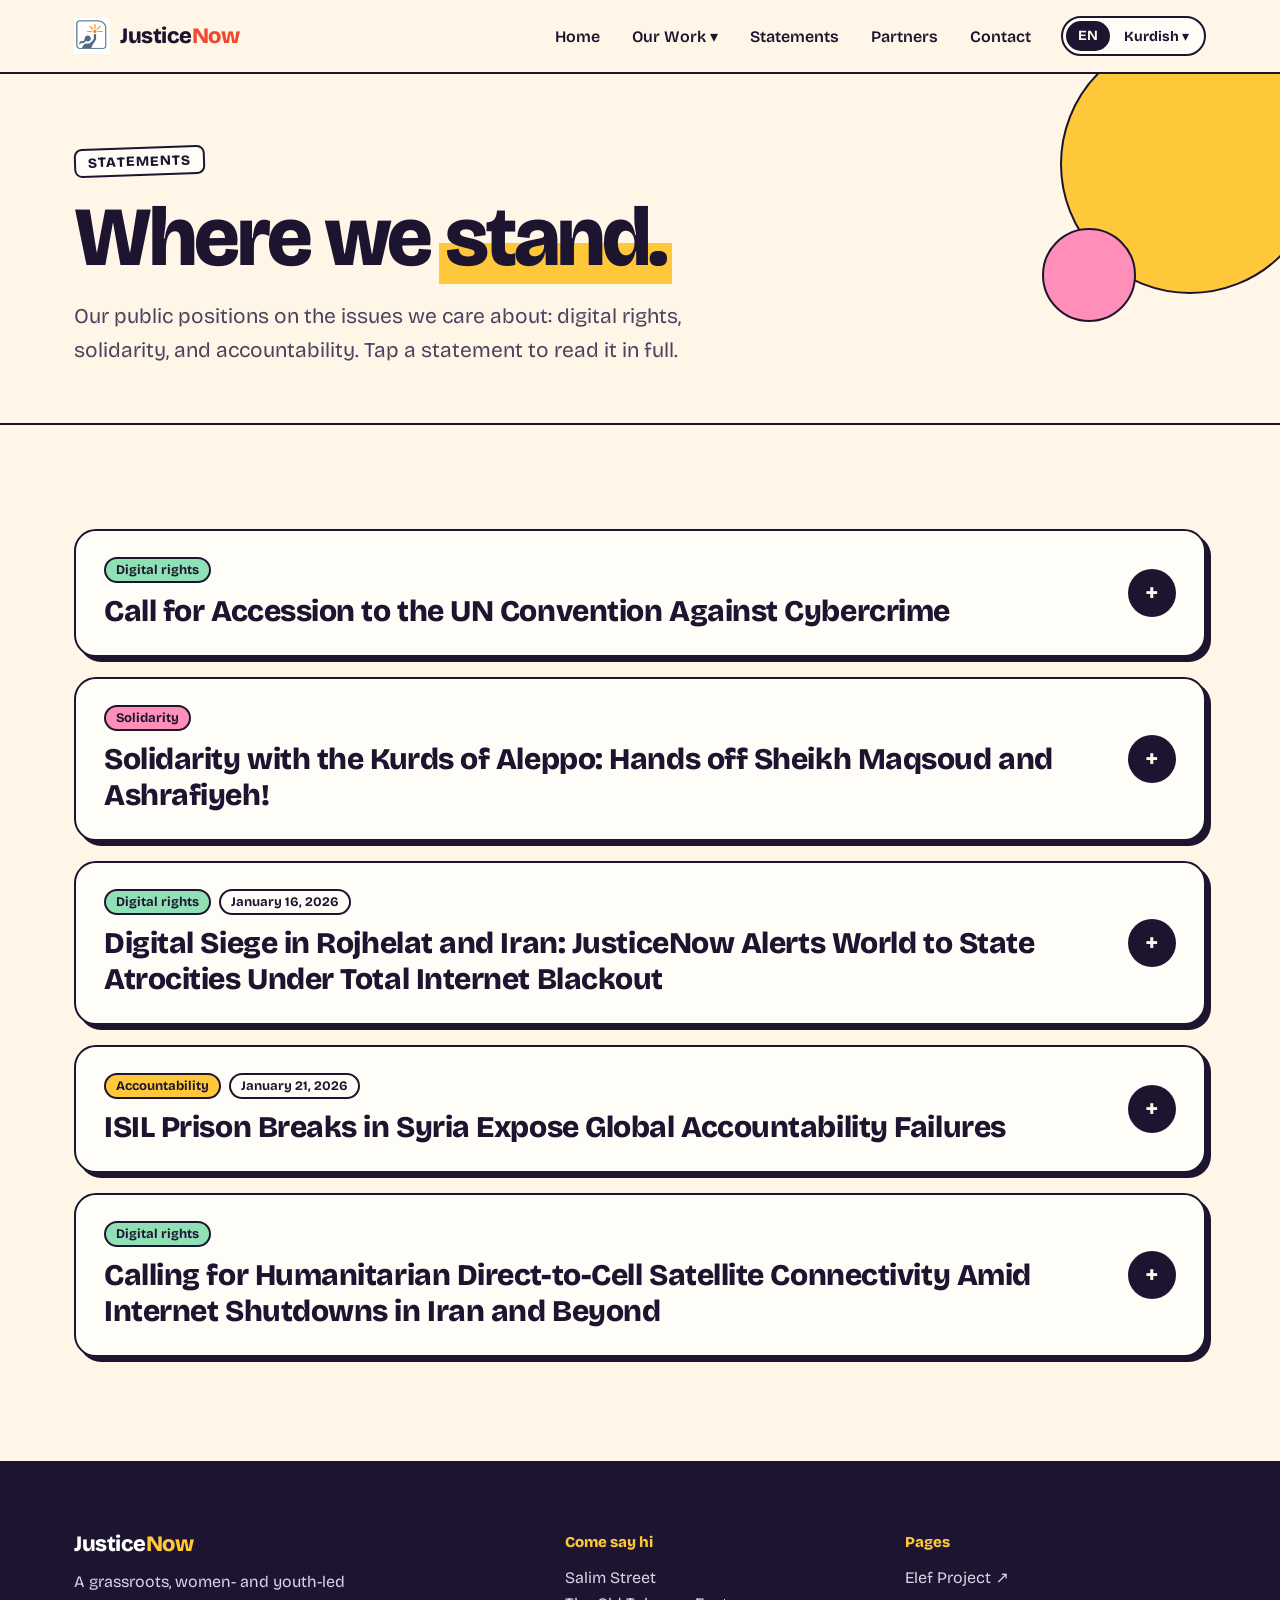
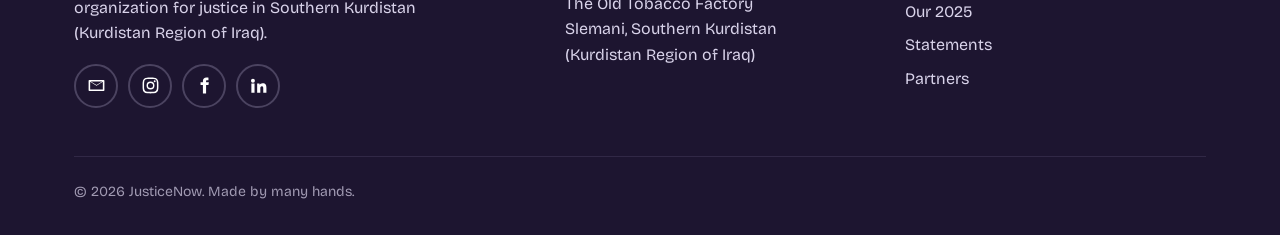
<file: statements.html>
<!doctype html>
<html lang="en" dir="ltr">
<head>
<meta charset="utf-8">
<meta name="viewport" content="width=device-width, initial-scale=1">
<title>Statements · JusticeNow</title>
<meta name="description" content="Public statements from JusticeNow on digital rights, solidarity, and accountability.">
<link rel="preconnect" href="https://fonts.googleapis.com">
<link rel="preconnect" href="https://fonts.gstatic.com" crossorigin>
<link href="https://fonts.googleapis.com/css2?family=Bricolage+Grotesque:opsz,wght@12..96,500;12..96,700;12..96,800&family=Caveat:wght@600&family=Vazirmatn:wght@400;500;700;900&display=swap" rel="stylesheet">
<link rel="icon" type="image/png" href="favicon.png">
<link rel="apple-touch-icon" href="apple-touch-icon.png">
<link rel="stylesheet" href="style.css">
</head>
<body>

<header>
  <div class="wrap nav">
    <a class="logo" href="index.html"><img src="logo-icon.png" alt=""><span class="en">Justice<b>Now</b></span><span class="ku">دادپەروەری <b>ئێستا</b></span><span class="kmr">Justice<b>Now</b></span></a>
    <ul class="menu">
      <li><a href="index.html"><span class="en">Home</span><span class="ku">سەرەتا</span><span class="kmr">Destpêk</span></a></li>
      <li>
        <button><span class="en">Our Work</span><span class="ku">کارەکانمان</span><span class="kmr">Karên me</span> ▾</button>
        <ul class="sub">
          <li><a href="https://elef.space" target="_blank" rel="noopener"><span class="en">Elef Project ↗</span><span class="ku">پڕۆژەی ئەلف ↗</span><span class="kmr">Projeya Elef ↗</span></a></li>
          <li><a href="2025.html"><span class="en">Our 2025</span><span class="ku">ساڵی ٢٠٢٥</span><span class="kmr">Sala 2025an</span></a></li>
        </ul>
      </li>
      <li><a href="statements.html"><span class="en">Statements</span><span class="ku">بەیاننامەکان</span><span class="kmr">Daxuyanî</span></a></li>
      <li><a href="partners.html"><span class="en">Partners</span><span class="ku">هاوبەشەکان</span><span class="kmr">Hevkar</span></a></li>
      <li><a href="#contact"><span class="en">Contact</span><span class="ku">پەیوەندی</span><span class="kmr">Têkilî</span></a></li>
    </ul>
    <div class="lang" role="group" aria-label="Language / زمان / Ziman"><button type="button" data-lang="en" lang="en">EN</button><div class="lang-ku"><button type="button" class="lang-toggle" aria-haspopup="true" aria-expanded="false"><span class="lt-label">Kurdish</span> <span aria-hidden="true">▾</span></button><ul class="lang-menu" role="menu"><li role="none"><button type="button" role="menuitemradio" data-lang="ckb"><span class="lm-name">Central Kurdish</span><span class="lm-native" lang="ckb">سۆرانی</span></button></li><li role="none"><button type="button" role="menuitemradio" data-lang="kmr"><span class="lm-name">Northern Kurdish</span><span class="lm-native" lang="kmr">Kurmancî</span></button></li></ul></div></div>
    <button class="burger" aria-label="Menu" aria-expanded="false"><span></span><span></span><span></span></button>
  </div>
</header>

<main id="top">
  <div class="page-hero">
    <span class="dots" aria-hidden="true"></span>
    <div class="wrap">
      <span class="tag"><span class="en">Statements</span><span class="ku">بەیاننامەکان</span><span class="kmr">Daxuyanî</span></span>
      <h1 class="en">Where we <span class="mark">stand.</span></h1>
      <h1 class="ku">هەڵوێستی <span class="mark">ئێمە.</span></h1><h1 class="kmr">Helwesta <span class="mark">me.</span></h1>
      <p class="en">Our public positions on the issues we care about: digital rights, solidarity, and accountability. Tap a statement to read it in full.</p>
      <p class="ku">هەڵوێستە گشتییەکانمان سەبارەت بەو پرسانەی گرنگن بۆمان: مافە دیجیتاڵییەکان، هاوپشتی و لێپرسینەوە. کرتە لەسەر هەر بەیاننامەیەک بکە بۆ خوێندنەوەی تەواوی.</p><p class="kmr">Helwestên me yên giştî li ser mijarên ku ji bo me girîng in: mafên dîjîtal, hevgirtin û lêpirsîn. Ji bo xwendina tevahiya daxuyaniyekê, li ser wê bitikîne.</p>
    </div>
  </div>
  <section>
    <div class="wrap statements">
      <details class="stmt" id="cybercrime">
        <summary>
          <div>
            <div class="meta"><span class="chip digital"><span class="en">Digital rights</span><span class="ku">مافە دیجیتاڵییەکان</span><span class="kmr">Mafên dîjîtal</span></span></div>
            <h2 class="en">Call for Accession to the UN Convention Against Cybercrime</h2><h2 class="ku">بانگەواز بۆ پەیوەستبوون بە ڕێککەوتننامەی نەتەوە یەکگرتووەکان دژی تاوانە ئەلیکترۆنییەکان</h2><h2 class="kmr">Banga tevlîbûna Peymana Neteweyên Yekbûyî ya li dijî Sûcên Sîber</h2>
          </div>
          <span class="toggle" aria-hidden="true">+</span>
        </summary>
        <div class="body en">
<p class="soon">Full statement coming soon.</p>
        </div>
        <div class="body ku">
<p class="soon">دەقی تەواوی ئەم بەیاننامەیە بەم زووانە بڵاو دەکرێتەوە.</p>
        </div><div class="body kmr">
<p class="soon">Metna tevahî ya vê daxuyaniyê di demeke nêzîk de tê weşandin.</p>
        </div>
      </details>
      <details class="stmt" id="aleppo">
        <summary>
          <div>
            <div class="meta"><span class="chip solidarity"><span class="en">Solidarity</span><span class="ku">هاوپشتی</span><span class="kmr">Hevgirtin</span></span></div>
            <h2 class="en">Solidarity with the Kurds of Aleppo: Hands off Sheikh Maqsoud and Ashrafiyeh!</h2><h2 class="ku">هاوپشتی لەگەڵ کوردانی حەلەب: دەست لە شێخ مەقسوود و ئەشرەفییە هەڵبگرن!</h2><h2 class="kmr">Hevgirtin bi Kurdên Helebê re: Destê xwe ji Şêx Meqsûd û Eşrefiyeyê bikişînin!</h2>
          </div>
          <span class="toggle" aria-hidden="true">+</span>
        </summary>
        <div class="body en">
<p>For several days, the Syrian Transitional Government has been carrying out an escalating assault on Aleppo's Kurdish-majority neighborhoods, Sheikh Maqsoud and Ashrafiyeh. Residential communities are currently under fire from rockets, artillery, small arms, and suicide drones.</p>
<p>According to documentation from the ANHA news agency, the human cost of this aggression is already devastating:</p>
<ul>
<li>13 civilians confirmed dead.</li>
<li>64 individuals injured, including children in critical condition.</li>
<li>Hundreds of homes and essential service facilities, including a local hospital, have sustained serious damage.</li>
<li>Thousands of residents have fled, while the majority remain trapped under a total siege in what the government has officially designated a "military zone."</li>
</ul>
<p>These actions represent a grave violation of human rights and a dangerous betrayal of the peace process. Specifically, these attacks violate the April 2025 agreement between the Syrian state and the Kurdish-led Syrian Democratic Forces (SDF). This landmark agreement was intended to reunify the country while respecting the self-determination of local communities by:</p>
<ul>
<li>Permitting the free movement of local residents.</li>
<li>Ensuring the retention of the internal security force (Asayish).</li>
<li>Guaranteeing the demilitarization of areas surrounding these neighborhoods.</li>
</ul>
<p>Following reports of state-backed massacres of Alawites on the Syrian coast and Druze in Suwayda, the targeting of Aleppo's historic Kurdish communities suggests a systematic ethnic cleansing operation. As Syrian Kurdish diplomat Ilham Ahmed recently stated:</p>
<blockquote>"These attacks amount to a war of extermination against the Kurds."</blockquote>
<h3>Our Demands</h3>
<p>While the local Asayish forces defend their homes and SDF Commander Mazlum Kobani seeks a ceasefire, the international community cannot remain silent. JusticeNow calls upon the U.S. State Department, the U.S. Congress, and international stakeholders to demand that the Syrian Transitional Government immediately fulfill the following:</p>
<ol>
<li>Cease all military attacks against residential areas immediately.</li>
<li>Lift the "military zone" designation over Sheikh Maqsoud and Ashrafiyeh.</li>
<li>End the government-enforced blockade to allow for humanitarian aid and movement.</li>
<li>Resume good-faith peace negotiations with the SDF.</li>
</ol>
<p>Furthermore, we call upon the United Nations, the United States, the Arab League, and the European Union to intervene and halt Turkey's support of proxy militias currently fighting on behalf of the Damascus government.</p>
<p>We stand in unwavering solidarity with the people of Rojava. We support the vision of a pluralistic, democratic Syrian constitution that respects the rights of all ethnic and religious communities to live in peace and security.</p>
<p class="shout">Authentic democracy is the only path to lasting peace!</p>
        </div>
        <div class="body ku">
<p>چەند ڕۆژێکە حکوومەتی ڕاگوزەری سووریا هێرشێکی ڕۆژ لە دوای ڕۆژ توندتر دەکاتە سەر گەڕەکە کوردنشینەکانی حەلەب، شێخ مەقسوود و ئەشرەفییە. ئێستا گەڕەکە نیشتەجێبووەکان بە ڕۆکێت، تۆپخانە، چەکی سووک و درۆنی خۆکوژ دەکرێنە ئامانج.</p>
<p>بەپێی بەڵگەکانی ئاژانسی هەواڵی ANHA، تێچووی مرۆیی ئەم هێرشە تا ئێستاش کارەساتبارە:</p>
<ul>
<li>١٣ هاووڵاتیی مەدەنی کوژراون.</li>
<li>٦٤ کەس بریندار بوون، لەوانە منداڵ کە بارودۆخیان مەترسیدارە.</li>
<li>سەدان ماڵ و دامەزراوەی خزمەتگوزاریی سەرەکی، لەوانە نەخۆشخانەیەکی ناوچەکە، زیانی گەورەیان پێگەیشتووە.</li>
<li>هەزاران دانیشتوو ئاوارە بوون، لە کاتێکدا زۆربەی خەڵک لە ژێر گەمارۆیەکی تەواودا ماونەتەوە، لەو ناوچەیەی حکوومەت بە فەرمی ناوی ناوە «ناوچەی سەربازی».</li>
</ul>
<p>ئەم کردارانە پێشێلکارییەکی گەورەی مافەکانی مرۆڤ و خیانەتێکی مەترسیدارن لە پرۆسەی ئاشتی. بە تایبەتی، ئەم هێرشانە ڕێککەوتنی نیسانی ٢٠٢٥ی نێوان دەوڵەتی سووریا و هێزەکانی سووریای دیموکرات (هەسەدە) پێشێل دەکەن، کە کورد سەرکردایەتیی دەکات. ئەم ڕێککەوتنە مێژووییە بۆ یەکخستنەوەی وڵات بوو، لە هەمان کاتدا ڕێز لە مافی بڕیاردانی کۆمەڵگا ناوخۆییەکان بگرێت، لە ڕێگەی:</p>
<ul>
<li>ڕێگەدان بە هاتوچۆی ئازادی دانیشتووان.</li>
<li>مانەوەی هێزی ئاسایشی ناوخۆ (ئاسایش).</li>
<li>مسۆگەرکردنی چۆڵکردنی دەوروبەری ئەم گەڕەکانە لە هێزی سەربازی.</li>
</ul>
<p>دوای ئەو ڕاپۆرتانەی باس لە کۆمەڵکوژیی عەلەوییەکان لە کەناراوەکانی سووریا و دروزەکان لە سوەیدا دەکەن بە پشتیوانیی دەوڵەت، کردنە ئامانجی کۆمەڵگا مێژووییە کوردییەکانی حەلەب ئاماژەیە بۆ ئۆپەراسیۆنێکی ڕێکخراوی پاکتاوی نەژادی. وەک دیپلۆماتی کوردی سووریا، ئیلهام ئەحمەد، بەم دواییە گوتی:</p>
<blockquote>«ئەم هێرشانە دەگەنە ئاستی جەنگێکی لەناوبردن دژی کورد.»</blockquote>
<h3>داواکارییەکانمان</h3>
<p>لە کاتێکدا هێزەکانی ئاسایشی ناوخۆ بەرگری لە ماڵەکانیان دەکەن و فەرماندەی هەسەدە، مەزلووم کۆبانی، هەوڵی ئاگربەست دەدات، کۆمەڵگای نێودەوڵەتی نابێت بێدەنگ بێت. دادپەروەری ئێستا داوا لە وەزارەتی دەرەوەی ئەمریکا، کۆنگرێسی ئەمریکا و لایەنە نێودەوڵەتییەکان دەکات کە داوا لە حکوومەتی ڕاگوزەری سووریا بکەن دەستبەجێ ئەمانە جێبەجێ بکات:</p>
<ol>
<li>دەستبەجێ هەموو هێرشێکی سەربازی بۆ سەر گەڕەکە نیشتەجێبووەکان ڕابگرێت.</li>
<li>ناوی «ناوچەی سەربازی» لەسەر شێخ مەقسوود و ئەشرەفییە لابەرێت.</li>
<li>کۆتایی بە گەمارۆی حکوومەت بهێنێت بۆ ئەوەی هاوکاریی مرۆیی بگات و خەڵک بتوانن هاتوچۆ بکەن.</li>
<li>بە نیازپاکییەوە دانوستانی ئاشتی لەگەڵ هەسەدە دەست پێبکاتەوە.</li>
</ol>
<p>هەروەها داوا لە نەتەوە یەکگرتووەکان، ئەمریکا، کۆمکاری عەرەبی و یەکێتیی ئەورووپا دەکەین دەستوەردان بکەن و پشتیوانیی تورکیا لەو میلیشیا بەکرێگیراوانە ڕابگرن کە ئێستا لە جیاتی حکوومەتی دیمەشق شەڕ دەکەن.</p>
<p>بە بێ دوودڵی لە پاڵ خەڵکی ڕۆژئاوادا وەستاوین. پشتیوانی لە دەستوورێکی فرەڕەنگ و دیموکراتی بۆ سووریا دەکەین کە ڕێز لە مافی هەموو پێکهاتە نەتەوەیی و ئایینییەکان بگرێت بۆ ئەوەی بە ئاشتی و ئاسایش بژین.</p>
<p class="shout">دیموکراسیی ڕاستەقینە تاکە ڕێگایە بۆ ئاشتیی بەردەوام!</p>
        </div><div class="body kmr">
<p>Çend roj in Hikûmeta Veguhêz a Sûriyeyê êrîşeke ku her ku diçe tundtir dibe li ser taxên Helebê yên ku piraniya niştecihên wan Kurd in, Şêx Meqsûd û Eşrefiye, dide meşandin. Niha taxên niştecihbûnê bi roket, top, çekên sivik û dronên xwekuj tên armanckirin.</p>
<p>Li gorî belgeyên ajansa nûçeyan ANHA, bihaya mirovî ya vê êrîşê jixwe wêranker e:</p>
<ul>
<li>13 sivîl hatine kuştin.</li>
<li>64 kes birîndar bûne, di nav wan de zarokên ku rewşa wan giran e.</li>
<li>Bi sedan mal û saziyên xizmetê yên bingehîn, di nav de nexweşxaneyeke herêmî, zerareke giran dîtine.</li>
<li>Bi hezaran niştecih koçber bûne, lê piraniya wan di bin dorpêçeke tevahî de mane, li herêmeke ku hikûmetê bi fermî wekî «herêma leşkerî» bi nav kiriye.</li>
</ul>
<p>Ev kiryar binpêkirineke giran a mafên mirovan û xiyaneteke xeternak li pêvajoya aştiyê ne. Bi taybetî, ev êrîş peymana Nîsana 2025an a di navbera dewleta Sûriyeyê û Hêzên Sûriya Demokratîk (HSD) de, ku bi pêşengiya Kurdan in, binpê dikin. Armanca vê peymana dîrokî ew bû ku welat ji nû ve bigihîne hev û di heman demê de rêz li mafê biryardanê yê civakên herêmî bigire, bi rêya:</p>
<ul>
<li>Destûrdana tevgera azad a niştecihan.</li>
<li>Parastina hêza ewlehiyê ya navxweyî (Asayîş).</li>
<li>Misogerkirina valakirina derdora van taxan ji hêzên leşkerî.</li>
</ul>
<p>Piştî raporên li ser komkujiyên Elewiyan li perava Sûriyeyê û Durziyan li Suweydayê bi piştgiriya dewletê, armanckirina civakên Kurd ên dîrokî yên Helebê nîşaneya operasyoneke sîstematîk a paqijkirina etnîkî ye. Wekî ku dîplomata Kurd a Sûriyeyê Îlham Ehmed di van demên dawî de got:</p>
<blockquote>«Ev êrîş digihîjin asta şerekî qirkirinê li dijî Kurdan.»</blockquote>
<h3>Daxwazên me</h3>
<p>Dema ku hêzên Asayîşê yên herêmî xwedî li malên xwe derdikevin û Fermandarê HSDê Mazlûm Kobanî li agirbestê digere, civaka navneteweyî nikare bêdeng bimîne. JusticeNow banga Wezareta Derve ya DYAyê, Kongreya DYAyê û aliyên navneteweyî dike ku ji Hikûmeta Veguhêz a Sûriyeyê bixwazin van xalan tavilê bicîh bîne:</p>
<ol>
<li>Hemû êrîşên leşkerî yên li ser taxên niştecihbûnê tavilê rawestîne.</li>
<li>Navê «herêma leşkerî» ji ser Şêx Meqsûd û Eşrefiyeyê rake.</li>
<li>Dawî li dorpêça hikûmetê bîne da ku alîkariya mirovî bigihîje û mirov bikaribin bên û biçin.</li>
<li>Bi niyeteke baş ji nû ve dest bi danûstandinên aştiyê bi HSDê re bike.</li>
</ol>
<p>Herwiha em banga Neteweyên Yekbûyî, DYA, Komkara Erebî û Yekîtiya Ewropayê dikin ku destwerdanê bikin û piştgiriya Tirkiyeyê ji bo wan mîlîsên wekîl ên ku niha li şûna hikûmeta Şamê şer dikin, rawestînin.</p>
<p>Em bê dudilî li kêleka gelê Rojava ne. Em piştgiriyê didin destûreke pirreng û demokratîk a Sûriyeyê ku rêz li mafê hemû civakên etnîkî û olî digire da ku bi aştî û ewlehiyê bijîn.</p>
<p class="shout">Demokrasiya rastîn tekane rêya aştiya mayînde ye!</p>
        </div>
      </details>
      <details class="stmt" id="digital-siege">
        <summary>
          <div>
            <div class="meta"><span class="chip digital"><span class="en">Digital rights</span><span class="ku">مافە دیجیتاڵییەکان</span><span class="kmr">Mafên dîjîtal</span></span><span class="chip date"><span class="en">January 16, 2026</span><span class="ku">١٦ی کانوونی دووەمی ٢٠٢٦</span><span class="kmr">16ê Kanûna Paşîn 2026</span></span></div>
            <h2 class="en">Digital Siege in Rojhelat and Iran: JusticeNow Alerts World to State Atrocities Under Total Internet Blackout</h2><h2 class="ku">گەمارۆی دیجیتاڵی لە ڕۆژهەڵات و ئێران: دادپەروەری ئێستا جیهان ئاگادار دەکاتەوە لە تاوانەکانی دەوڵەت لە کاتی بڕینی تەواوی ئینتەرنێتدا</h2><h2 class="kmr">Dorpêça dîjîtal li Rojhilat û Îranê: JusticeNow cîhanê li ser tawanên dewletê di bin qutkirina tevahî ya înternetê de hişyar dike</h2>
          </div>
          <span class="toggle" aria-hidden="true">+</span>
        </summary>
        <div class="body en">
<p>JusticeNow issued an urgent call for international attention as the Islamic Republic's digital blackout enters its second week, serving as a tactical shroud for a lethal military crackdown in Eastern Kurdistan (Rojhelat) and Iran.</p>
<p>While nationwide protests were ignited by the December 28 currency collapse, Rojhelat has been subjected to a disproportionate and militarized "clearing operation." Reports verified by local networks, despite near-total connectivity failure, indicate that the IRGC and the Nabi Akram Operational Division have deployed heavy weaponry and live ammunition in cities including Sine, Mahabad, and Saqqez.</p>
<p>The internet shutdown, which escalated from <a href="https://filter.watch/english/2026/01/05/network-monitorig-december-2025-internet-repression-in-times-of-protest/" target="_blank" rel="noopener">targeted throttling</a> on December 29 to a <a href="https://x.com/filterbaan/status/2009633116579676665" target="_blank" rel="noopener">total nationwide blackout</a> on January 8, has hit Iran with unique severity. Data from <a href="https://x.com/CloudflareRadar/status/2009354299302908143" target="_blank" rel="noopener">Cloudflare</a> and <a href="https://bsky.app/profile/ioda.live/post/3mca4qdfoqk2c" target="_blank" rel="noopener">Filterwatch</a> confirm that internet traffic in Iran remains near zero. In Kurdish provinces, this has been compounded by the active jamming of satellite signals and the confiscation of Starlink terminals, intended to isolate the region from global scrutiny.</p>
<blockquote>"The regime has plunged Rojhelat into digital darkness because they cannot allow the world to see the scale of the massacre. They are stopping the wounded from finding medical help and the families of the disappeared from seeking justice. This is a deliberate state policy to facilitate mass killing with impunity." — JusticeNow spokesperson</blockquote>
<p>As of January 13, the Human Rights Activists News Agency (HRANA) has <a href="https://x.com/HRANA_English/status/2011204969655931060" target="_blank" rel="noopener">documented at least 2,403 protesters killed</a> and over 18,000 arrests nationwide. JusticeNow warns that the true death toll in Rojhelat is likely much higher, as Kurdish organizations, including those who led the general strike on January 8, report systematic targeting and killing.</p>
<p>We <a href="https://news.un.org/en/story/2026/01/1166737" target="_blank" rel="noopener">join</a> the international community, including <a href="https://iranwire.com/en/news/147530-un-calls-on-iran-to-immediately-restore-internet-access/" target="_blank" rel="noopener">the UN's Independent International Fact-Finding Mission</a>, in calling on Iran to immediately restore internet and mobile communications and in demanding accountability and transparency for the grave human rights violations documented in the country.</p>
<p class="shout">We demand authorities immediately end the violent crackdown on protesters, restore internet access across the country, uphold fundamental rights, launch an independent investigation into the reported violence, and ensure accountability.</p>
        </div>
        <div class="body ku">
<p>دادپەروەری ئێستا بانگەوازێکی بەپەلەی بۆ سەرنجی نێودەوڵەتی بڵاو کردەوە، لە کاتێکدا بڕینی ئینتەرنێت لەلایەن کۆماری ئیسلامییەوە دەچێتە هەفتەی دووەم و وەک پەردەیەک بەکاردێت بۆ شاردنەوەی سەرکوتێکی سەربازیی کوشندە لە ڕۆژهەڵاتی کوردستان (ڕۆژهەڵات) و ئێران.</p>
<p>هەرچەندە خۆپیشاندانەکانی سەرانسەری وڵات بەهۆی داڕمانی بەهای دراو لە ٢٨ی کانوونی یەکەمەوە دەستیان پێکرد، ڕۆژهەڵات ڕووبەڕووی «ئۆپەراسیۆنێکی پاکسازیی» سەربازیی نایەکسان بووەتەوە. ئەو ڕاپۆرتانەی تۆڕە ناوخۆییەکان، سەرەڕای پچڕانی نزیکەی تەواوی پەیوەندییەکان، پشتڕاستیان کردوونەتەوە، دەریدەخەن کە سوپای پاسداران و فیرقەی ئۆپەراسیۆنیی نەبی ئەکرەم چەکی قورس و فیشەکی ڕاستەقینەیان لە شارەکانی وەک سنە، مەهاباد و سەقز بەکارهێناوە.</p>
<p>بڕینی ئینتەرنێت، کە لە ٢٩ی کانوونی یەکەم بە <a href="https://filter.watch/english/2026/01/05/network-monitorig-december-2025-internet-repression-in-times-of-protest/" target="_blank" rel="noopener">خاوکردنەوەی ئامانجدار</a> دەستی پێکرد و لە ٨ی کانوونی دووەم گەیشتە <a href="https://x.com/filterbaan/status/2009633116579676665" target="_blank" rel="noopener">بڕینی تەواو لە سەرانسەری وڵات</a>، بە شێوەیەکی بێوێنە ئێرانی گرتووەتەوە. داتاکانی <a href="https://x.com/CloudflareRadar/status/2009354299302908143" target="_blank" rel="noopener">Cloudflare</a> و <a href="https://bsky.app/profile/ioda.live/post/3mca4qdfoqk2c" target="_blank" rel="noopener">Filterwatch</a> پشتڕاستی دەکەنەوە کە هاتوچۆی ئینتەرنێت لە ئێران نزیکەی سفرە. لە پارێزگا کوردنشینەکاندا، ئەمە بە تێکدانی ئەنقەستی سیگناڵی مانگی دەستکرد و دەستبەسەرداگرتنی ئامێرەکانی Starlink خراپتر بووە، بە ئامانجی دابڕینی ناوچەکە لە چاودێریی جیهانی.</p>
<blockquote>«ڕژێم ڕۆژهەڵاتی خستووەتە ناو تاریکییەکی دیجیتاڵییەوە، چونکە ناتوانێت ڕێگە بدات جیهان قەبارەی کۆمەڵکوژییەکە ببینێت. ڕێگە لە بریندارەکان دەگرن کە چارەسەری پزیشکی بەدەست بهێنن و ڕێگە لە خێزانی ونبووان دەگرن کە بەدوای دادپەروەریدا بگەڕێن. ئەمە سیاسەتێکی ئەنقەستی دەوڵەتە بۆ ئاسانکردنی کوشتنی بەکۆمەڵ بەبێ سزا.» — وتەبێژی دادپەروەری ئێستا</blockquote>
<p>تا ١٣ی کانوونی دووەم، ئاژانسی هەواڵی چالاکانی مافی مرۆڤ (هەرانا) <a href="https://x.com/HRANA_English/status/2011204969655931060" target="_blank" rel="noopener">کوژرانی لانیکەم ٢٤٠٣ خۆپیشاندەری تۆمار کردووە</a> و زیاتر لە ١٨ هەزار کەس لە سەرانسەری وڵات دەستگیر کراون. دادپەروەری ئێستا ئاگاداری دەدات کە ژمارەی ڕاستەقینەی کوژراوان لە ڕۆژهەڵات بە ئەگەری زۆر زۆر زیاترە، چونکە ڕێکخراوە کوردییەکان، لەوانە ئەوانەی مانگرتنی گشتیی ٨ی کانوونی دووەمیان ڕێکخست، باس لە ئامانجگرتن و کوشتنی ڕێکخراو دەکەن.</p>
<p>ئێمە <a href="https://news.un.org/en/story/2026/01/1166737" target="_blank" rel="noopener">هاودەنگین</a> لەگەڵ کۆمەڵگای نێودەوڵەتی، لەوانە <a href="https://iranwire.com/en/news/147530-un-calls-on-iran-to-immediately-restore-internet-access/" target="_blank" rel="noopener">نێردەی سەربەخۆی نێودەوڵەتیی ڕاستیدۆزیی نەتەوە یەکگرتووەکان</a>، لە داواکردن لە ئێران کە دەستبەجێ ئینتەرنێت و پەیوەندییە مۆبایلەکان بگەڕێنێتەوە، و داوای لێپرسینەوە و ڕوونی دەکەین بۆ ئەو پێشێلکارییە گەورانەی مافی مرۆڤ کە لە وڵاتەکەدا تۆمار کراون.</p>
<p class="shout">داوا لە دەسەڵاتداران دەکەین دەستبەجێ کۆتایی بە سەرکوتی توندوتیژانەی خۆپیشاندەران بهێنن، ئینتەرنێت لە سەرانسەری وڵات بگەڕێننەوە، ڕێز لە مافە بنەڕەتییەکان بگرن، لێکۆڵینەوەیەکی سەربەخۆ دەربارەی ئەو توندوتیژییانەی ڕاپۆرت کراون دەست پێبکەن، و لێپرسینەوە مسۆگەر بکەن.</p>
        </div><div class="body kmr">
<p>JusticeNow bangeke bilez ji bo bala navneteweyî belav kir, dema ku qutkirina dîjîtal a Komara Îslamî dikeve hefteya xwe ya duyemîn û wekî perdeyekê ji bo veşartina tepisandineke leşkerî ya kujer li Rojhilatê Kurdistanê (Rojhilat) û Îranê tê bikaranîn.</p>
<p>Her çend xwepêşandanên li seranserê welat bi hilweşîna nirxê diravî ya 28ê Kanûna Pêşîn dest pê kirin jî, Rojhilat rastî «operasyoneke paqijkirinê» ya leşkerî û nehevseng hat. Raporên ku torên herêmî, tevî qutbûna hema tevahî ya girêdanan, piştrast kirine nîşan didin ku Sipaha Pasdaran û Fîrqeya Operasyonî ya Nebî Ekrem li bajarên wekî Sine, Mehabad û Seqizê çekên giran û fîşekên rastîn bi kar anîne.</p>
<p>Qutkirina înternetê, ku di 29ê Kanûna Pêşîn de bi <a href="https://filter.watch/english/2026/01/05/network-monitorig-december-2025-internet-repression-in-times-of-protest/" target="_blank" rel="noopener">hêdîkirina armanckirî</a> dest pê kir û di 8ê Kanûna Paşîn de gihîşt <a href="https://x.com/filterbaan/status/2009633116579676665" target="_blank" rel="noopener">qutkirina tevahî li seranserê welat</a>, bi giraniyeke bêhempa li Îranê ket. Daneyên <a href="https://x.com/CloudflareRadar/status/2009354299302908143" target="_blank" rel="noopener">Cloudflare</a> û <a href="https://bsky.app/profile/ioda.live/post/3mca4qdfoqk2c" target="_blank" rel="noopener">Filterwatch</a> piştrast dikin ku seyrûsefera înternetê li Îranê hema sifir e. Li parêzgehên Kurd, ev yek bi tevlihevkirina bi zanebûn a îşaretên satelaytê û desteserkirina amûrên Starlinkê girantir bûye, bi armanca ku herêm ji çavdêriya cîhanî were qutkirin.</p>
<blockquote>«Rejîmê Rojhilat xistiye nav tariyeke dîjîtal, ji ber ku nikare destûrê bide cîhan ku mezinahiya komkujiyê bibîne. Ew nahêlin birîndar bigihîjin alîkariya bijîşkî û malbatên windayan li edaletê bigerin. Ev siyaseteke bi zanebûn a dewletê ye ji bo hêsankirina kuştina girseyî bêyî ceza.» — Berdevkiya JusticeNow</blockquote>
<p>Heta 13ê Kanûna Paşîn, Ajansa Nûçeyan a Çalakvanên Mafên Mirovan (HRANA) <a href="https://x.com/HRANA_English/status/2011204969655931060" target="_blank" rel="noopener">kuştina herî kêm 2.403 xwepêşanderan belge kiriye</a> û li seranserê welat zêdetirî 18.000 kes hatine girtin. JusticeNow hişyarî dide ku hejmara rastîn a kuştiyan li Rojhilat bi îhtîmaleke mezin pir zêdetir e, ji ber ku rêxistinên Kurd, di nav de yên ku greva giştî ya 8ê Kanûna Paşîn birêve birin, behsa armanckirin û kuştina sîstematîk dikin.</p>
<p>Em <a href="https://news.un.org/en/story/2026/01/1166737" target="_blank" rel="noopener">tevlî</a> civaka navneteweyî dibin, di nav de <a href="https://iranwire.com/en/news/147530-un-calls-on-iran-to-immediately-restore-internet-access/" target="_blank" rel="noopener">Mîsyona Serbixwe ya Navneteweyî ya Lêgerîna Rastiyan a NY</a>, ku banga Îranê dike înternet û ragihandina mobîl tavilê vegerîne; û em ji bo binpêkirinên giran ên mafên mirovan ên li welat hatine belgekirin, lêpirsîn û şefafiyê dixwazin.</p>
<p class="shout">Em ji rayedaran dixwazin ku tavilê dawî li tepisandina tund a xwepêşanderan bînin, înternetê li seranserê welat vegerînin, rêz li mafên bingehîn bigirin, lêkolîneke serbixwe li ser tundiya hatiye ragihandin dest pê bikin û lêpirsînê misoger bikin.</p>
        </div>
      </details>
      <details class="stmt" id="isil-prisons">
        <summary>
          <div>
            <div class="meta"><span class="chip accountability"><span class="en">Accountability</span><span class="ku">لێپرسینەوە</span><span class="kmr">Lêpirsîn</span></span><span class="chip date"><span class="en">January 21, 2026</span><span class="ku">٢١ی کانوونی دووەمی ٢٠٢٦</span><span class="kmr">21ê Kanûna Paşîn 2026</span></span></div>
            <h2 class="en">ISIL Prison Breaks in Syria Expose Global Accountability Failures</h2><h2 class="ku">ڕاکردنی زیندانییانی داعش لە سووریا شکستی جیهانی لە لێپرسینەوەدا ئاشکرا دەکات</h2><h2 class="kmr">Revîna girtiyên DAIŞê li Sûriyeyê têkçûna cîhanî ya lêpirsînê eşkere dike</h2>
          </div>
          <span class="toggle" aria-hidden="true">+</span>
        </summary>
        <div class="body en">
<p>JusticeNow expresses grave concern following <a href="https://apnews.com/article/syria-clashes-islamic-state-prison-break-2d562b15fe1c36c8ffa00d787e496546" target="_blank" rel="noopener">reports</a> of the escape of at least 120 ISIL detainees from Shaddadi Prison in Hasakah province, a facility under the control of the Syrian Democratic Forces (SDF). Authorities say <a href="https://www.aljazeera.com/news/2026/1/19/isil-fighters-flee-jail-as-syrian-army-clashes-with-kurdish-led-sdf" target="_blank" rel="noopener">81 detainees have been recaptured</a>.</p>
<p>The SDF reports that the number of escapees may be <a href="https://www.theguardian.com/world/2026/jan/19/kurdish-led-forces-clashes-syrian-army-prison-holding-is-inmates" target="_blank" rel="noopener">as high as 1,500</a> after an attack by government-aligned forces that temporarily compromised security, a claim denied by the Syrian army. Those who escaped include some of ISIL's most <a href="https://www.kurdistan24.net/en/story/888507/nearly-120-isis-militants-escape-from-shaddadi-prison-amid-escalating-clashes-in-northeast-syria" target="_blank" rel="noopener">dangerous operatives</a>.</p>
<p>This incident follows other security breaches, including the <a href="https://www.kurdistan24.net/en/story/888316" target="_blank" rel="noopener">coordinated attack</a> on <a href="https://www.kurdistan24.net/en/story/888549/syrian-army-shells-raqqa-prison-as-iraq-issues-shoot-on-sight-order-for-border-infiltrators" target="_blank" rel="noopener">Raqqa's Aqtan Prison</a>, involving drones, heavy weapons, and continued shelling. These events are part of the <a href="https://thenewregion.com/posts/4338" target="_blank" rel="noopener">attacks</a> of the Syrian temporary government forces, which have escalated since late 2025, endangering civilians and further destabilizing northeastern Syria.</p>
<p>This crisis highlights a longstanding failure to ensure accountability for ISIL crimes. From 2013 to 2019, ISIL controlled large parts of Syria. Thousands of members were detained under SDF oversight, yet the international community has failed to implement a sustainable mechanism to prosecute ISIL suspects for international crimes, despite repeated warnings from <a href="https://stj-sy.org/en/130-syrian-organizations-demand-the-international-community-start-holding-isis-members-accountable-in-syria/" target="_blank" rel="noopener">survivors and civil society</a>.</p>
<p>JusticeNow emphasizes that security vacuums put civilians, especially minority communities, at grave risk. Immediate action is required to prevent further violence and protect affected communities.</p>
<h3>JusticeNow urgently calls on the international community, regional actors, and civil society to respond without delay:</h3>
<ol>
<li><strong>Protect civilians.</strong> The safety of civilians in Rojava and neighboring conflict-affected zones must be prioritized. Urgent interventions are needed to halt violence, prevent further displacement, and reduce the impact of armed clashes on communities already facing instability.</li>
<li><strong>Secure detention facilities.</strong> All facilities holding ISIL prisoners must be reinforced and safeguarded against attacks or security lapses. Governments and international bodies, including the UN, the EU, the US, Turkey, Qatar, and others with influence, have a responsibility to prevent the release or escape of detainees without due process, as this endangers regional stability and civilian populations. Technical, financial, and security assistance should be provided to ensure these sites are managed safely and in accordance with international law.</li>
<li><strong>Build a survivor-focused accountability system.</strong> A coordinated and <a href="https://irp.cdn-website.com/16670504/files/uploaded/Yazda_Booklet_PositionPaperOnAnIsilAccountabilityMechanismInIraq_22082022_vf_Footnotes_CH.pdf" target="_blank" rel="noopener">survivor-focused system</a> is urgently needed to hold ISIL members accountable for crimes including genocide, crimes against humanity, and war crimes. States with universal jurisdiction should expand investigations and prosecutions. Current efforts, limited to a few trials in Europe, are grossly insufficient relative to the scale of ISIL's crimes. Nations whose citizens are detained must either repatriate and prosecute them or support an international or hybrid court capable of fair and meaningful trials.</li>
<li><strong>Open access to evidence.</strong> Survivors, civil society, and relevant authorities must have transparent access to evidence collected on ISIL's crimes. The <a href="https://c4jr.org/1203202428508" target="_blank" rel="noopener">premature end</a> of the UN Investigative Team to Promote Accountability for Crimes Committed by Da'esh/ISIL (UNITAD) mandate has left critical documentation largely inaccessible, undermining justice and delaying accountability.</li>
<li><strong>Transitional justice for Syria.</strong> Syria requires a comprehensive transitional justice framework that centers survivors' voices and addresses both past and ongoing violations. Mechanisms should combine truth-telling, criminal accountability, reparations, and safeguards against future abuses, laying the foundation for reconciliation and durable peace.</li>
</ol>
<p class="shout">Justice is needed now! Without urgent action, ISIL operatives may return to vulnerable communities, posing renewed threats to people, regional stability, and international security.</p>
        </div>
        <div class="body ku">
<p>دادپەروەری ئێستا نیگەرانیی قووڵی خۆی دەردەبڕێت دوای <a href="https://apnews.com/article/syria-clashes-islamic-state-prison-break-2d562b15fe1c36c8ffa00d787e496546" target="_blank" rel="noopener">ڕاپۆرتەکان</a> دەربارەی ڕاکردنی لانیکەم ١٢٠ زیندانیی داعش لە زیندانی شەدادی لە پارێزگای حەسەکە، کە لە ژێر کۆنترۆڵی هێزەکانی سووریای دیموکرات (هەسەدە)دایە. دەسەڵاتداران دەڵێن <a href="https://www.aljazeera.com/news/2026/1/19/isil-fighters-flee-jail-as-syrian-army-clashes-with-kurdish-led-sdf" target="_blank" rel="noopener">٨١ زیندانی دووبارە گیراونەتەوە</a>.</p>
<p>هەسەدە دەڵێت ژمارەی ڕاکردووان لەوانەیە <a href="https://www.theguardian.com/world/2026/jan/19/kurdish-led-forces-clashes-syrian-army-prison-holding-is-inmates" target="_blank" rel="noopener">بگاتە ١٥٠٠ کەس</a>، دوای هێرشێکی هێزە سەر بە حکوومەت کە بۆ ماوەیەک ئاسایشی زیندانەکەی تێکدا؛ سوپای سووریا ئەم بانگەشەیە ڕەت دەکاتەوە. لە ناو ڕاکردووەکاندا هەندێک لە <a href="https://www.kurdistan24.net/en/story/888507/nearly-120-isis-militants-escape-from-shaddadi-prison-amid-escalating-clashes-in-northeast-syria" target="_blank" rel="noopener">مەترسیدارترین ئەندامانی</a> داعش هەن.</p>
<p>ئەم ڕووداوە دوای چەند کەلێنێکی ئەمنیی تر دێت، لەوانە <a href="https://www.kurdistan24.net/en/story/888316" target="_blank" rel="noopener">هێرشی ڕێکخراو</a> بۆ سەر <a href="https://www.kurdistan24.net/en/story/888549/syrian-army-shells-raqqa-prison-as-iraq-issues-shoot-on-sight-order-for-border-infiltrators" target="_blank" rel="noopener">زیندانی ئەقتانی ڕەققە</a> بە درۆن، چەکی قورس و تۆپبارانی بەردەوام. ئەم ڕووداوانە بەشێکن لە <a href="https://thenewregion.com/posts/4338" target="_blank" rel="noopener">هێرشەکانی</a> هێزەکانی حکوومەتی کاتیی سووریا، کە لە کۆتایی ٢٠٢٥ەوە زیادیان کردووە، ژیانی هاووڵاتییانی مەدەنییان خستووەتە مەترسییەوە و باکووری ڕۆژهەڵاتی سووریایان زیاتر ناسەقامگیر کردووە.</p>
<p>ئەم قەیرانە شکستێکی دوورودرێژ لە مسۆگەرکردنی لێپرسینەوە لە تاوانەکانی داعش ئاشکرا دەکات. لە ٢٠١٣ تا ٢٠١٩، داعش بەشێکی زۆری سووریای کۆنترۆڵ کردبوو. هەزاران ئەندامی لە ژێر چاودێریی هەسەدەدا دەستگیر کران، بەڵام سەرەڕای ئاگادارکردنەوەی دووبارەی <a href="https://stj-sy.org/en/130-syrian-organizations-demand-the-international-community-start-holding-isis-members-accountable-in-syria/" target="_blank" rel="noopener">ڕزگاربووان و کۆمەڵگای مەدەنی</a>، کۆمەڵگای نێودەوڵەتی میکانیزمێکی بەردەوامی دانەمەزراندووە بۆ دادگاییکردنی گوماناوییەکانی داعش بە تاوانی نێودەوڵەتی.</p>
<p>دادپەروەری ئێستا جەخت دەکاتەوە کە بۆشاییە ئەمنییەکان هاووڵاتییانی مەدەنی، بە تایبەتی کەمینەکان، دەخەنە مەترسیی گەورەوە. پێویستە دەستبەجێ هەنگاو بنرێت بۆ ڕێگرتن لە توندوتیژیی زیاتر و پاراستنی کۆمەڵگا زیانلێکەوتووەکان.</p>
<h3>دادپەروەری ئێستا بە پەلە داوا لە کۆمەڵگای نێودەوڵەتی، لایەنە هەرێمییەکان و کۆمەڵگای مەدەنی دەکات بێ دواکەوتن وەڵام بدەنەوە:</h3>
<ol>
<li><strong>پاراستنی هاووڵاتییانی مەدەنی.</strong> دەبێت سەلامەتیی هاووڵاتییانی مەدەنی لە ڕۆژئاوا و ناوچە شەڕلێدراوەکانی دراوسێی لە پێشەوەی هەموو شتێکدا بێت. پێویستە بە پەلە دەستوەردان بکرێت بۆ ڕاگرتنی توندوتیژی، ڕێگرتن لە ئاوارەبوونی زیاتر، و کەمکردنەوەی کاریگەریی پێکدادانە چەکدارییەکان لەسەر ئەو کۆمەڵگایانەی پێشتر ڕووبەڕووی ناسەقامگیری بوونەتەوە.</li>
<li><strong>پاراستنی شوێنەکانی دەستبەسەرکردن.</strong> هەموو ئەو شوێنانەی زیندانییانی داعشیان تێدایە دەبێت بەهێز بکرێن و لە هێرش و کەموکووڕیی ئەمنی بپارێزرێن. حکوومەتەکان و دامەزراوە نێودەوڵەتییەکان، لەوانە نەتەوە یەکگرتووەکان، یەکێتیی ئەورووپا، ئەمریکا، تورکیا، قەتەر و هەموو ئەوانەی کاریگەرییان هەیە، بەرپرسیارن لە ڕێگرتن لە ئازادکردن یان ڕاکردنی زیندانییان بەبێ ڕێکاری یاسایی، چونکە ئەمە سەقامگیریی هەرێم و ژیانی هاووڵاتییان دەخاتە مەترسییەوە. پێویستە هاوکاریی تەکنیکی، دارایی و ئەمنی پێشکەش بکرێت بۆ ئەوەی ئەم شوێنانە بە سەلامەتی و بەپێی یاسای نێودەوڵەتی بەڕێوە ببرێن.</li>
<li><strong>دامەزراندنی سیستەمێکی لێپرسینەوە کە ڕزگاربووان لە ناوەندیدا بن.</strong> بە پەلە پێویستمان بە <a href="https://irp.cdn-website.com/16670504/files/uploaded/Yazda_Booklet_PositionPaperOnAnIsilAccountabilityMechanismInIraq_22082022_vf_Footnotes_CH.pdf" target="_blank" rel="noopener">سیستەمێکی هەماهەنگ کە ڕزگاربووان لە ناوەندیدا بن</a> هەیە بۆ لێپرسینەوە لە ئەندامانی داعش لەسەر تاوانەکانی وەک جینۆساید، تاوان دژی مرۆڤایەتی و تاوانی جەنگ. ئەو دەوڵەتانەی دەسەڵاتی دادوەریی گەردوونییان هەیە، دەبێت لێکۆڵینەوە و دادگاییکردنەکان فراوانتر بکەن. هەوڵەکانی ئێستا، کە تەنها چەند دادگاییەکن لە ئەورووپا، بەراورد بە قەبارەی تاوانەکانی داعش زۆر کەمن. ئەو وڵاتانەی هاووڵاتییانیان دەستبەسەرن، دەبێت یان بیانگەڕێننەوە و دادگاییان بکەن، یان پشتیوانی لە دادگایەکی نێودەوڵەتی یان تێکەڵ بکەن کە بتوانێت دادگاییکردنی دادپەروەرانە و مانادار ئەنجام بدات.</li>
<li><strong>کردنەوەی دەستڕاگەیشتن بە بەڵگەکان.</strong> ڕزگاربووان، کۆمەڵگای مەدەنی و دەسەڵاتە پەیوەندیدارەکان دەبێت بە ڕوونی دەستیان بگات بەو بەڵگانەی دەربارەی تاوانەکانی داعش کۆکراونەتەوە. <a href="https://c4jr.org/1203202428508" target="_blank" rel="noopener">کۆتاییهاتنی پێشوەختەی</a> ئەرکی تیمی لێکۆڵینەوەی نەتەوە یەکگرتووەکان بۆ لێپرسینەوە لە تاوانەکانی داعش (یونیتاد) وای کردووە زۆربەی بەڵگەنامە گرنگەکان لە دەستڕەس دوور بن، ئەمەش زیان بە دادپەروەری دەگەیەنێت و لێپرسینەوە دوا دەخات.</li>
<li><strong>دادپەروەریی ڕاگوزەر بۆ سووریا.</strong> سووریا پێویستی بە چوارچێوەیەکی گشتگیری دادپەروەریی ڕاگوزەر هەیە کە دەنگی ڕزگاربووان لە ناوەندیدا بێت و هەم پێشێلکارییەکانی ڕابردوو و هەم ئەوانەی ئێستا بگرێتەوە. میکانیزمەکان دەبێت ئاشکراکردنی ڕاستی، لێپرسینەوەی تاوانکاری، قەرەبووکردنەوە و گەرەنتی دژی پێشێلکاریی داهاتوو پێکەوە ببەستن، بۆ ئەوەی بناغەی ئاشتەوایی و ئاشتییەکی بەردەوام دابنرێت.</li>
</ol>
<p class="shout">دادپەروەری ئێستا پێویستە! بەبێ هەنگاوی بەپەلە، ئەندامانی داعش لەوانەیە بگەڕێنەوە ناو کۆمەڵگا بێدەرەتانەکان و دووبارە هەڕەشە لە خەڵک، سەقامگیریی هەرێم و ئاسایشی نێودەوڵەتی بکەن.</p>
        </div><div class="body kmr">
<p>JusticeNow piştî <a href="https://apnews.com/article/syria-clashes-islamic-state-prison-break-2d562b15fe1c36c8ffa00d787e496546" target="_blank" rel="noopener">raporên</a> li ser revîna herî kêm 120 girtiyên DAIŞê ji Girtîgeha Şeddadiyê ya li parêzgeha Hesekê, ku di bin kontrola Hêzên Sûriya Demokratîk (HSD) de ye, xemgîniya xwe ya kûr tîne ziman. Rayedar dibêjin ku <a href="https://www.aljazeera.com/news/2026/1/19/isil-fighters-flee-jail-as-syrian-army-clashes-with-kurdish-led-sdf" target="_blank" rel="noopener">81 girtî dîsa hatine girtin</a>.</p>
<p>HSD dibêje ku dibe hejmara revîyan <a href="https://www.theguardian.com/world/2026/jan/19/kurdish-led-forces-clashes-syrian-army-prison-holding-is-inmates" target="_blank" rel="noopener">bigihîje 1.500 kesî</a>, piştî êrîşeke hêzên girêdayî hikûmetê ku ewlehiya girtîgehê ji bo demekê têk bir; artêşa Sûriyeyê vê îdiayê red dike. Di nav revîyan de hin ji <a href="https://www.kurdistan24.net/en/story/888507/nearly-120-isis-militants-escape-from-shaddadi-prison-amid-escalating-clashes-in-northeast-syria" target="_blank" rel="noopener">endamên herî xeternak</a> ên DAIŞê hene.</p>
<p>Ev bûyer li pey çend kêmasiyên ewlehiyê yên din tê, di nav de <a href="https://www.kurdistan24.net/en/story/888316" target="_blank" rel="noopener">êrîşa koordînekirî</a> ya li ser <a href="https://www.kurdistan24.net/en/story/888549/syrian-army-shells-raqqa-prison-as-iraq-issues-shoot-on-sight-order-for-border-infiltrators" target="_blank" rel="noopener">Girtîgeha Eqtan a Reqqayê</a> bi dron, çekên giran û topbarana berdewam. Ev bûyer beşek ji <a href="https://thenewregion.com/posts/4338" target="_blank" rel="noopener">êrîşên</a> hêzên hikûmeta demkî ya Sûriyeyê ne, ku ji dawiya 2025an ve zêde bûne, jiyana sivîlan xistine xeterê û bakur-rojhilatê Sûriyeyê hîn bêtir bêîstîqrar kirine.</p>
<p>Ev krîz têkçûneke demdirêj a misogerkirina lêpirsînê ji bo sûcên DAIŞê derdixe holê. Ji 2013an heta 2019an, DAIŞê beşeke mezin a Sûriyeyê kontrol kiribû. Bi hezaran endamên wê di bin çavdêriya HSDê de hatin girtin, lê tevî hişyariyên dubare yên <a href="https://stj-sy.org/en/130-syrian-organizations-demand-the-international-community-start-holding-isis-members-accountable-in-syria/" target="_blank" rel="noopener">rizgarbûyan û civaka sivîl</a>, civaka navneteweyî mekanîzmayeke domdar ji bo darizandina gumanbarên DAIŞê bi sûcên navneteweyî ava nekiriye.</p>
<p>JusticeNow tekez dike ku valahiyên ewlehiyê sivîlan, bi taybetî civakên kêmar, dixin xetereke mezin. Ji bo pêşîgirtina li tundiya zêdetir û parastina civakên bandorlêbûyî, divê tavilê gav bên avêtin.</p>
<h3>JusticeNow bi lez banga civaka navneteweyî, aktorên herêmî û civaka sivîl dike ku bêyî derengmayînê bersiv bidin:</h3>
<ol>
<li><strong>Parastina sivîlan.</strong> Divê ewlehiya sivîlan li Rojava û herêmên cîran ên ji şer bandorlêbûyî di rêza pêşîn de be. Ji bo rawestandina tundiyê, pêşîgirtina li koçberiya zêdetir û kêmkirina bandora pevçûnên çekdarî li ser civakên ku jixwe bi bêîstîqrariyê re rû bi rû ne, destwerdanên bilez pêwîst in.</li>
<li><strong>Ewlekirina cihên girtinê.</strong> Divê hemû cihên ku girtiyên DAIŞê lê tên ragirtin bên xurtkirin û li hember êrîş û kêmasiyên ewlehiyê bên parastin. Hikûmet û saziyên navneteweyî, di nav de NY, YE, DYA, Tirkiye, Qeter û yên din ên xwedî bandor, berpirsiyar in ku pêşî li berdan an revîna girtiyan bêyî pêvajoya dadwerî bigirin, ji ber ku ev yek îstîqrara herêmê û jiyana sivîlan dixe xeterê. Divê alîkariya teknîkî, darayî û ewlehiyê were dayîn da ku ev cih bi ewlehî û li gorî qanûnên navneteweyî bên rêvebirin.</li>
<li><strong>Avakirina pergaleke lêpirsînê ya ku rizgarbûyan dide navendê.</strong> <a href="https://irp.cdn-website.com/16670504/files/uploaded/Yazda_Booklet_PositionPaperOnAnIsilAccountabilityMechanismInIraq_22082022_vf_Footnotes_CH.pdf" target="_blank" rel="noopener">Pergaleke koordînekirî ya ku rizgarbûyan dide navendê</a> bi lez pêwîst e da ku endamên DAIŞê ji ber sûcên wekî jenosîd, sûcên li dijî mirovahiyê û sûcên şer bên lêpirsîn. Divê dewletên xwedî desthilatdariya dadwerî ya gerdûnî lêkolîn û darizandinan berfireh bikin. Hewlên niha, ku tenê çend darizandin li Ewropayê ne, li gorî mezinahiya sûcên DAIŞê pir kêm in. Divê welatên ku hemwelatiyên wan girtî ne, an wan vegerînin û bidarizînin, an piştgiriyê bidin dadgeheke navneteweyî an tevlihev ku karibe darizandinên dadperwer û watedar pêk bîne.</li>
<li><strong>Vekirina gihîştina delîlan.</strong> Divê rizgarbû, civaka sivîl û rayedarên têkildar bi şefafî bigihîjin delîlên ku li ser sûcên DAIŞê hatine berhevkirin. <a href="https://c4jr.org/1203202428508" target="_blank" rel="noopener">Dawîhatina zû</a> ya erka Tîma Lêkolînê ya NY ji bo Lêpirsîna Sûcên DAIŞê (UNITAD) bû sedem ku belgeyên girîng bi piranî negihîştî bimînin; ev jî zirarê dide edaletê û lêpirsînê dereng dixe.</li>
<li><strong>Edaleta veguhêz ji bo Sûriyeyê.</strong> Sûriye hewceyî çarçoveyeke berfireh a edaleta veguhêz e ku dengê rizgarbûyan dide navendê û hem binpêkirinên berê hem jî yên niha digire nav xwe. Divê mekanîzma eşkerekirina rastiyê, lêpirsîna cezayî, tezmînat û garantiyên li dijî binpêkirinên pêşerojê bi hev re bînin, da ku bingeha aştbûn û aştiyeke mayînde were danîn.</li>
</ol>
<p class="shout">Edalet niha pêwîst e! Bêyî gavên bilez, dibe ku endamên DAIŞê vegerin nav civakên bêparastin û dîsa ji bo mirovan, îstîqrara herêmê û ewlehiya navneteweyî bibin xeter.</p>
        </div>
      </details>
      <details class="stmt" id="direct-to-cell">
        <summary>
          <div>
            <div class="meta"><span class="chip digital"><span class="en">Digital rights</span><span class="ku">مافە دیجیتاڵییەکان</span><span class="kmr">Mafên dîjîtal</span></span></div>
            <h2 class="en">Calling for Humanitarian Direct-to-Cell Satellite Connectivity Amid Internet Shutdowns in Iran and Beyond</h2><h2 class="ku">بانگەواز بۆ پەیوەندیی مانگی دەستکردی «ڕاستەوخۆ بۆ مۆبایل» بۆ مەبەستی مرۆیی، لە کاتی بڕینی ئینتەرنێت لە ئێران و شوێنانی تر</h2><h2 class="kmr">Banga girêdana satelaytê ya «rasterast bo telefonê» ji bo armancên mirovî, di dema qutkirina înternetê de li Îranê û derveyî wê</h2>
          </div>
          <span class="toggle" aria-hidden="true">+</span>
        </summary>
        <div class="body en">
<p>Government-imposed internet shutdowns are increasingly used as tools of repression. In Iran, nationwide connectivity blackouts imposed amid ongoing protests have cut millions of people off from the outside world, severing access to communication, emergency services, independent information, and human rights documentation.</p>
<p>Evidence from Iran and other contexts demonstrates that internet shutdowns are not neutral security measures. They are deliberately used to suppress dissent, obscure violence, and isolate populations. During prolonged blackouts, essential services including healthcare coordination, banking, humanitarian response, and emergency communications are severely disrupted, compounding civilian harm and increasing the risk of human rights violations.</p>
<p>While limited connectivity has been intermittently restored in Iran, access remains heavily restricted, filtered, and monitored. Millions remain unable to communicate freely with loved ones, safely share information, or document abuses. Human rights monitors have confirmed thousands of deaths during blackout periods, while civil society organisations warn that the true scale of harm remains unknown due to information suppression.</p>
<h3>Satellite connectivity works, but access is unequal</h3>
<p>Experience in Iran has shown that satellite-based connectivity can function during government-imposed shutdowns. However, current Low Earth Orbit (LEO) satellite internet systems rely on expensive terminals, smuggling networks, and technical expertise, placing access out of reach for most civilians and exposing users to serious legal and physical risks. As a result, connectivity is limited to a small, privileged minority, while communities facing the most severe repression remain invisible.</p>
<h3>Direct-to-Cell (D2C) technology changes what is possible</h3>
<p>Direct-to-Cell satellite technology removes these barriers by connecting satellites directly to standard smartphones, without specialised equipment, smuggling, or prohibitive costs. Most smartphones manufactured after 2020 are already compatible with emerging D2C systems, including devices widely used in Iran and other shutdown-affected regions.</p>
<p>D2C technology has already been demonstrated by multiple companies and is actively being deployed. Its feasibility is no longer theoretical. What remains undecided is whether humanitarian access will be embedded into its regulatory, technical, and operational frameworks.</p>
<h3>Why humanitarian D2C must be built in now</h3>
<p>If designed and authorised for crisis response, D2C connectivity can:</p>
<ul>
<li>Maintain family communication during shutdowns</li>
<li>Support medical care and emergency coordination</li>
<li>Enable humanitarian response and aid delivery</li>
<li>Allow safe documentation of human rights violations</li>
<li>Preserve access to independent information</li>
</ul>
<p>If humanitarian use is not integrated at this stage, D2C infrastructure risks being optimised solely for profitable markets and leisure-oriented emergencies, leaving crisis zones unserved.</p>
<h3>Iran is not an isolated case</h3>
<p>Internet shutdowns have been repeatedly imposed in Myanmar, Sudan, Ethiopia, Kashmir, Bangladesh, Palestine, and dozens of other contexts. Across these regions, authorities have used connectivity restrictions to suppress civic space and conceal violence. Crisis-ready D2C connectivity could play a decisive role in protecting civilians wherever shutdowns are used as tools of control.</p>
<h3>Our call to action</h3>
<p>We call on governments, regulators, satellite providers, and international institutions to urgently enable humanitarian Direct-to-Cell satellite connectivity by:</p>
<ol>
<li><strong>Removing regulatory barriers to humanitarian connectivity.</strong> Ensure sanctions exemptions, licensing, and spectrum access allow satellite services to operate in shutdown-affected and authoritarian contexts during documented crises.</li>
<li><strong>Prioritising crisis-ready satellite infrastructure.</strong> Design coverage, capacity, and rapid-activation protocols that serve crisis zones, not only commercially profitable markets.</li>
<li><strong>Making connectivity accessible for people under duress.</strong> Ensure affordability, ease of activation, and compatibility with commonly used devices, including subsidised or pooled funding models during emergencies.</li>
<li><strong>Establishing clear emergency response protocols.</strong> Create fast-track mechanisms to activate connectivity during shutdowns to support medical care, humanitarian coordination, family contact, and human rights documentation.</li>
<li><strong>Investing in sustainable humanitarian connectivity models.</strong> Support partnerships between satellite providers, development agencies, and humanitarian actors to scale affordable access without relying on ad-hoc charity models.</li>
</ol>
<p class="shout">Iran demonstrates that crisis-ready satellite connectivity is both technologically feasible and urgently necessary. The decisions being made now, on deployment, governance, and regulation, will determine whether this technology protects civilians or bypasses them.</p>
<p>For more information on Direct-to-Cell technology, visit <a href="https://direct2cell.org" target="_blank" rel="noopener">direct2cell.org</a>.</p>
        </div>
        <div class="body ku">
<p>بڕینی ئینتەرنێت لەلایەن حکوومەتەکانەوە زیاتر و زیاتر وەک ئامرازێکی سەرکوت بەکاردێت. لە ئێران، بڕینی پەیوەندی لە سەرانسەری وڵات لە کاتی خۆپیشاندانەکاندا ملیۆنان کەسی لە جیهانی دەرەوە دابڕیوە و دەستیان بە پەیوەندی، خزمەتگوزارییە فریاکەوتنەکان، زانیاریی سەربەخۆ و تۆمارکردنی پێشێلکارییەکانی مافی مرۆڤ ناگات.</p>
<p>بەڵگەکان لە ئێران و شوێنانی تر نیشان دەدەن کە بڕینی ئینتەرنێت ڕێوشوێنێکی ئەمنیی بێلایەن نییە. بە ئەنقەست بەکاردێت بۆ سەرکوتکردنی ناڕەزایی، شاردنەوەی توندوتیژی و دابڕینی خەڵک. لە کاتی بڕینە درێژخایەنەکاندا، خزمەتگوزارییە سەرەکییەکانی وەک هەماهەنگیی تەندروستی، بانک، وەڵامدانەوەی مرۆیی و پەیوەندییە فریاکەوتنەکان بە توندی تێکدەچن، ئەمەش زیانی هاووڵاتییان زیاتر دەکات و مەترسیی پێشێلکاریی مافی مرۆڤ بەرز دەکاتەوە.</p>
<p>هەرچەندە پەیوەندیی سنووردار جار جار لە ئێران گەڕاوەتەوە، بەڵام دەستڕاگەیشتن هێشتا بە توندی سنووردار، فلتەرکراو و لە ژێر چاودێریدایە. ملیۆنان کەس هێشتا ناتوانن بە ئازادی پەیوەندی بە خۆشەویستانیانەوە بکەن، بە سەلامەتی زانیاری هاوبەش بکەن، یان پێشێلکارییەکان تۆمار بکەن. چاودێرانی مافی مرۆڤ هەزاران کوژراویان لە ماوەی بڕینی ئینتەرنێتدا پشتڕاست کردووەتەوە، لە کاتێکدا ڕێکخراوەکانی کۆمەڵگای مەدەنی ئاگاداری دەدەن کە قەبارەی ڕاستەقینەی زیانەکان بەهۆی شاردنەوەی زانیارییەوە هێشتا نەزانراوە.</p>
<h3>پەیوەندیی مانگی دەستکرد کار دەکات، بەڵام دەستڕاگەیشتن یەکسان نییە</h3>
<p>ئەزموونی ئێران نیشانی داوە کە پەیوەندیی مانگی دەستکرد دەتوانێت لە کاتی بڕینی ئینتەرنێتدا کار بکات. بەڵام سیستەمەکانی ئێستای ئینتەرنێتی مانگی دەستکرد لە خولگەی نزم (LEO) پشت بە ئامێری گران، تۆڕی قاچاخچێتی و شارەزایی تەکنیکی دەبەستن؛ بۆیە زۆربەی هاووڵاتییان دەستیان پێی ناگات و بەکارهێنەران ڕووبەڕووی مەترسیی یاسایی و جەستەیی جدی دەبنەوە. لە ئەنجامدا، پەیوەندی تەنها بۆ کەمینەیەکی بچووکی خاوەن ئیمتیاز دەمێنێتەوە، لە کاتێکدا ئەو کۆمەڵگایانەی ڕووبەڕووی توندترین سەرکوت دەبنەوە نادیار دەمێننەوە.</p>
<h3>تەکنەلۆژیای «ڕاستەوخۆ بۆ مۆبایل» (D2C) ئەوەی دەکرێت دەگۆڕێت</h3>
<p>تەکنەلۆژیای مانگی دەستکردی ڕاستەوخۆ بۆ مۆبایل ئەم ڕێگرانە لادەبات، چونکە مانگی دەستکرد ڕاستەوخۆ بە مۆبایلی ئاسایییەوە دەبەستێتەوە، بەبێ ئامێری تایبەت، قاچاخچێتی یان تێچووی زۆر. زۆربەی ئەو مۆبایلانەی دوای ٢٠٢٠ دروستکراون، لەگەڵ سیستەمە نوێیەکانی D2C دەگونجێن، لەوانە ئەو ئامێرانەی بە فراوانی لە ئێران و ناوچەکانی تری بڕینی ئینتەرنێت بەکاردێن.</p>
<p>تەکنەلۆژیای D2C پێشتر لەلایەن چەند کۆمپانیایەکەوە تاقیکراوەتەوە و ئێستا دەخرێتە کار. ئیتر تەنها بیرۆکەیەکی تیۆری نییە. ئەوەی هێشتا یەکلا نەکراوەتەوە ئەوەیە کە ئایا دەستڕاگەیشتنی مرۆیی دەخرێتە ناو چوارچێوە یاسایی، تەکنیکی و کارگێڕییەکانییەوە یان نا.</p>
<h3>بۆچی دەبێت D2Cی مرۆیی هەر ئێستا لە بنەڕەتەوە دابنرێت</h3>
<p>ئەگەر بۆ وەڵامدانەوەی قەیرانەکان دیزاین بکرێت و ڕێگەی پێبدرێت، پەیوەندیی D2C دەتوانێت:</p>
<ul>
<li>پەیوەندیی خێزانەکان لە کاتی بڕینی ئینتەرنێتدا بپارێزێت</li>
<li>پشتیوانی لە چارەسەری پزیشکی و هەماهەنگیی فریاکەوتن بکات</li>
<li>وەڵامدانەوەی مرۆیی و گەیاندنی هاوکاری ئاسان بکات</li>
<li>ڕێگە بە تۆمارکردنی سەلامەتی پێشێلکارییەکانی مافی مرۆڤ بدات</li>
<li>دەستڕاگەیشتن بە زانیاریی سەربەخۆ بپارێزێت</li>
</ul>
<p>ئەگەر بەکارهێنانی مرۆیی لەم قۆناغەدا لەبەرچاو نەگیرێت، مەترسی هەیە ژێرخانی D2C تەنها بۆ بازاڕە قازانجبەخشەکان و فریاکەوتنی کاتی گەشت و گوزار ڕێکبخرێت، و ناوچەکانی قەیران بێبەش بمێننەوە.</p>
<h3>ئێران تاکە نموونە نییە</h3>
<p>بڕینی ئینتەرنێت چەندین جار لە میانمار، سوودان، ئەسیوپیا، کشمیر، بەنگلادیش، فەلەستین و دەیان شوێنی تر سەپێنراوە. لە هەموو ئەم ناوچانەدا، دەسەڵاتداران سنووردارکردنی پەیوەندییان بەکارهێناوە بۆ تەسککردنەوەی بۆشایی مەدەنی و شاردنەوەی توندوتیژی. پەیوەندیی D2C کە بۆ قەیران ئامادە بێت، دەتوانێت ڕۆڵێکی یەکلاکەرەوە لە پاراستنی هاووڵاتییاندا ببینێت لە هەر شوێنێک بڕینی ئینتەرنێت وەک ئامرازی کۆنترۆڵ بەکاربهێنرێت.</p>
<h3>بانگەوازمان بۆ کردار</h3>
<p>داوا لە حکوومەتەکان، دامەزراوە ڕێکخەرەکان، دابینکەرانی مانگی دەستکرد و دامەزراوە نێودەوڵەتییەکان دەکەین کە بە پەلە پەیوەندیی مانگی دەستکردی ڕاستەوخۆ بۆ مۆبایل بۆ مەبەستی مرۆیی بەردەست بکەن، لە ڕێگەی:</p>
<ol>
<li><strong>لابردنی ڕێگرە یاساییەکان لەبەردەم پەیوەندیی مرۆیی.</strong> دڵنیابن کە ڕیزپەڕکردن لە سزاکان، مۆڵەتدان و دەستڕاگەیشتن بە شەپۆلەکان ڕێگە بە خزمەتگوزارییەکانی مانگی دەستکرد دەدەن لە کاتی قەیرانە تۆمارکراوەکاندا لە ناوچەکانی بڕینی ئینتەرنێت و وڵاتە دیکتاتۆرەکاندا کار بکەن.</li>
<li><strong>لە پێشینەدانانی ژێرخانی مانگی دەستکردی ئامادە بۆ قەیران.</strong> ناوچەی داپۆشین، توانا و ڕێکارەکانی چالاککردنی خێرا بە شێوەیەک دیزاین بکەن کە خزمەت بە ناوچەکانی قەیران بکەن، نەک تەنها بازاڕە قازانجبەخشەکان.</li>
<li><strong>دەستڕاگەیشتنی ئاسان بۆ خەڵکی ژێر فشار.</strong> دڵنیابن لە نرخی گونجاو، چالاککردنی ئاسان و گونجان لەگەڵ ئەو ئامێرانەی زیاتر بەکاردێن، لەوانە مۆدێلی دارایی پاڵپشتیکراو یان هاوبەش لە کاتی فریاکەوتندا.</li>
<li><strong>دانانی ڕێکاری ڕوونی وەڵامدانەوەی فریاکەوتن.</strong> میکانیزمی خێرا دابنێن بۆ چالاککردنی پەیوەندی لە کاتی بڕینی ئینتەرنێتدا، بۆ پشتیوانیی چارەسەری پزیشکی، هەماهەنگیی مرۆیی، پەیوەندیی خێزانی و تۆمارکردنی پێشێلکارییەکانی مافی مرۆڤ.</li>
<li><strong>وەبەرهێنان لە مۆدێلی بەردەوامی پەیوەندیی مرۆیی.</strong> پشتیوانی لە هاوبەشیی نێوان دابینکەرانی مانگی دەستکرد، دامەزراوەکانی گەشەپێدان و لایەنە مرۆییەکان بکەن بۆ فراوانکردنی دەستڕاگەیشتنی هەرزان، بەبێ پشتبەستن بە خێرخوازیی کاتی.</li>
</ol>
<p class="shout">ئێران نیشانی دەدات کە پەیوەندیی مانگی دەستکردی ئامادە بۆ قەیران هەم لە ڕووی تەکنیکییەوە دەکرێت و هەم پێویستییەکی بەپەلەیە. ئەو بڕیارانەی ئێستا دەدرێن، دەربارەی دابەشکردن، بەڕێوەبردن و یاساکان، دیاری دەکەن کە ئایا ئەم تەکنەلۆژیایە هاووڵاتییان دەپارێزێت یان پشتگوێیان دەخات.</p>
<p>بۆ زانیاریی زیاتر دەربارەی تەکنەلۆژیای ڕاستەوخۆ بۆ مۆبایل، سەردانی <a href="https://direct2cell.org" target="_blank" rel="noopener">direct2cell.org</a> بکە.</p>
        </div><div class="body kmr">
<p>Qutkirina înternetê ya ji aliyê hikûmetan ve her ku diçe zêdetir wekî amûreke tepisandinê tê bikaranîn. Li Îranê, qutkirina girêdanê ya li seranserê welat di dema xwepêşandanan de bi milyonan kes ji cîhana derve qut kirine û gihîştina wan a ragihandinê, xizmetên awarte, agahiyên serbixwe û belgekirina binpêkirinên mafên mirovan birîne.</p>
<p>Delîlên ji Îranê û cihên din nîşan didin ku qutkirina înternetê ne tedbîreke ewlehiyê ya bêalî ye. Ew bi zanebûn ji bo tepisandina nerazîbûnê, veşartina tundiyê û tecrîdkirina gel tê bikaranîn. Di dema qutkirinên dirêj de, xizmetên bingehîn ên wekî koordînasyona tenduristiyê, bank, bersiva mirovî û ragihandina awarte bi giranî têk diçin; ev jî zirara li sivîlan zêde dike û xetera binpêkirinên mafên mirovan bilind dike.</p>
<p>Her çend girêdaneke sînordar carinan li Îranê vegeriyabe jî, gihîştin hîn jî bi giranî sînordar, fîltrekirî û di bin çavdêriyê de ye. Bi milyonan kes hîn jî nikarin bi azadî bi hezkiriyên xwe re têkiliyê daynin, bi ewlehî agahiyan parve bikin an binpêkirinan belge bikin. Çavdêrên mafên mirovan di dema qutkirinan de bi hezaran mirin piştrast kirine, lê rêxistinên civaka sivîl hişyarî didin ku ji ber veşartina agahiyan mezinahiya rastîn a zirarê hîn nayê zanîn.</p>
<h3>Girêdana satelaytê dixebite, lê gihîştin ne wekhev e</h3>
<p>Ezmûna Îranê nîşan daye ku girêdana bi rêya satelaytê dikare di dema qutkirinên hikûmetê de bixebite. Lê pergalên înternetê yên satelaytên orbîta nizm (LEO) yên niha bi amûrên biha, torên qaçaxçîtiyê û pisporiya teknîkî ve girêdayî ne; ji ber vê yekê ji bo piraniya sivîlan negihîştî ne û bikarhêneran rastî xeterên qanûnî û fizîkî yên giran dikin. Di encamê de, girêdan bi kêmîneyeke biçûk û xwedî îmtiyaz re sînordar dimîne, lê civakên ku rastî tepisandina herî giran tên, nedîtî dimînin.</p>
<h3>Teknolojiya «rasterast bo telefonê» (D2C) tiştên gengaz diguherîne</h3>
<p>Teknolojiya satelaytê ya rasterast bo telefonê van astengiyan radike, ji ber ku satelaytan rasterast bi telefonên asayî ve girê dide, bêyî amûrên taybet, qaçaxçîtî an lêçûnên giran. Piraniya telefonên ku piştî 2020an hatine çêkirin jixwe bi pergalên nû yên D2C re li hev tên, di nav de amûrên ku li Îranê û herêmên din ên qutkirinê bi berfirehî tên bikaranîn.</p>
<p>Teknolojiya D2C jixwe ji aliyê çend şirketan ve hatiye ceribandin û niha dikeve xebatê. Êdî ne tiştekî teorîk e. Tiştê ku hîn nehatiye biryardan ev e: gelo gihîştina mirovî dê bikeve nav çarçoveyên wê yên qanûnî, teknîkî û operasyonel an na.</p>
<h3>Çima divê D2C ya mirovî niha ji destpêkê ve were avakirin</h3>
<p>Heke ji bo bersiva krîzan were sêwirandin û destûr jê re were dayîn, girêdana D2C dikare:</p>
<ul>
<li>Di dema qutkirinan de têkiliya malbatan biparêze</li>
<li>Piştgiriya lênêrîna bijîşkî û koordînasyona awarte bike</li>
<li>Bersiva mirovî û gihandina alîkariyan hêsan bike</li>
<li>Rê bide belgekirina bi ewle ya binpêkirinên mafên mirovan</li>
<li>Gihîştina agahiyên serbixwe biparêze</li>
</ul>
<p>Heke bikaranîna mirovî di vê qonaxê de neyê berçavgirtin, xeter heye ku binesaziya D2C tenê ji bo bazarên bi qezenc û awarteyên dema geştan were sêwirandin, û herêmên krîzê bêpar bimînin.</p>
<h3>Îran ne mînakeke tenê ye</h3>
<p>Qutkirina înternetê gelek caran li Myanmar, Sûdan, Etiyopya, Keşmîr, Bengladeş, Filistîn û bi dehan cihên din hatiye ferzkirin. Li van hemû herêman, rayedaran sînordarkirina girêdanê ji bo tengkirina qada sivîl û veşartina tundiyê bi kar aniye. Girêdana D2C ya amade ji bo krîzê dikare li her cihê ku qutkirin wekî amûra kontrolê tê bikaranîn, di parastina sivîlan de roleke diyarker bilîze.</p>
<h3>Banga me ji bo çalakiyê</h3>
<p>Em banga hikûmet, saziyên rêkxistinê, peydakerên satelaytê û saziyên navneteweyî dikin ku bi lez girêdana satelaytê ya rasterast bo telefonê ji bo armancên mirovî gengaz bikin, bi rêya:</p>
<ol>
<li><strong>Rakirina astengiyên qanûnî li ber girêdana mirovî.</strong> Misoger bikin ku îstîsnayên ji cezayan, lîsans û gihîştina frekansan destûrê didin xizmetên satelaytê ku di dema krîzên belgekirî de li herêmên qutkirinê û welatên otorîter bixebitin.</li>
<li><strong>Pêşîdana binesaziya satelaytê ya amade ji bo krîzê.</strong> Qada xizmetê, kapasîte û protokolên çalakkirina bilez wisa sêwirînin ku ji herêmên krîzê re xizmetê bikin, ne tenê ji bazarên bi qezenc re.</li>
<li><strong>Gihîştina hêsan ji bo kesên di bin zextê de.</strong> Bihayê guncaw, çalakkirina hêsan û lihevhatina bi amûrên berbelav re misoger bikin, di nav de modelên darayî yên piştgirîkirî an hevpar di dema awarteyan de.</li>
<li><strong>Danîna protokolên zelal ên bersiva awarte.</strong> Mekanîzmayên bilez ava bikin da ku girêdan di dema qutkirinan de were çalakkirin, ji bo piştgiriya lênêrîna bijîşkî, koordînasyona mirovî, têkiliya malbatî û belgekirina binpêkirinên mafên mirovan.</li>
<li><strong>Veberhênan di modelên domdar ên girêdana mirovî de.</strong> Piştgiriya hevkariyên navbera peydakerên satelaytê, saziyên pêşveçûnê û aktorên mirovî bikin da ku gihîştina erzan berfireh bibe, bêyî ku bi xêrxwaziya demkî ve girêdayî be.</li>
</ol>
<p class="shout">Îran nîşan dide ku girêdana satelaytê ya amade ji bo krîzê hem ji aliyê teknîkî ve gengaz e hem jî hewcedariyeke bilez e. Biryarên ku niha tên dayîn, li ser belavkirin, rêvebirin û rêkxistinê, dê diyar bikin ka ev teknolojî dê sivîlan biparêze an wan paşguh bike.</p>
<p>Ji bo bêtir agahiyan li ser teknolojiya rasterast bo telefonê, serdana <a href="https://direct2cell.org" target="_blank" rel="noopener">direct2cell.org</a> bikin.</p>
        </div>
      </details>
    </div>
  </section>
</main>

<footer id="contact">
  <div class="wrap">
    <div class="foot">
      <div>
        <a class="logo" href="index.html"><span class="en">Justice<b>Now</b></span><span class="ku">دادپەروەری <b>ئێستا</b></span><span class="kmr">Justice<b>Now</b></span></a>
        <p class="en" style="margin:0;max-width:360px">A grassroots, women- and youth-led organization for justice in Southern Kurdistan (Kurdistan Region of Iraq).</p>
        <p class="ku" style="margin:0;max-width:360px">ڕێکخراوێکی بنچینەیی کە ژنان و گەنجان سەرکردایەتیی دەکەن، بۆ دادپەروەری لە باشووری کوردستان.</p><p class="kmr" style="margin:0;max-width:360px">Rêxistineke bingehîn ku jin û ciwan pêşengiya wê dikin, ji bo edaletê li Başûrê Kurdistanê.</p>
        <div class="socials">
          <a href="mailto:contact@justice-now.org" aria-label="Email"><svg viewBox="0 0 24 24"><path d="M3 5h18a1 1 0 0 1 1 1v12a1 1 0 0 1-1 1H3a1 1 0 0 1-1-1V6a1 1 0 0 1 1-1zm9 7.2L4 7.3V17h16V7.3l-8 4.9zM19.3 7H4.7L12 11.5 19.3 7z"/></svg></a>
          <a href="https://www.instagram.com/justicenow__org" aria-label="Instagram"><svg viewBox="0 0 24 24"><path d="M12 7a5 5 0 1 0 0 10 5 5 0 0 0 0-10zm0 8.2a3.2 3.2 0 1 1 0-6.4 3.2 3.2 0 0 1 0 6.4zM17.3 5.5a1.2 1.2 0 1 0 0 2.4 1.2 1.2 0 0 0 0-2.4zM12 2c-2.7 0-3 0-4.1.1C4.3 2.2 2.2 4.3 2.1 7.9 2 9 2 9.3 2 12s0 3 .1 4.1c.1 3.6 2.2 5.7 5.8 5.8 1.1.1 1.4.1 4.1.1s3 0 4.1-.1c3.6-.1 5.7-2.2 5.8-5.8.1-1.1.1-1.4.1-4.1s0-3-.1-4.1c-.1-3.6-2.2-5.7-5.8-5.8C15 2 14.7 2 12 2zm0 1.8c2.7 0 3 0 4 .1 2.6.1 3.9 1.4 4 4 .1 1 .1 1.3.1 4s0 3-.1 4c-.1 2.6-1.4 3.9-4 4-1 .1-1.3.1-4 .1s-3 0-4-.1c-2.6-.1-3.9-1.4-4-4-.1-1-.1-1.3-.1-4s0-3 .1-4c.1-2.6 1.4-3.9 4-4 1-.1 1.3-.1 4-.1z"/></svg></a>
          <a href="https://www.facebook.com/profile.php?id=61585709613822" aria-label="Facebook"><svg viewBox="0 0 24 24"><path d="M14 8V6.5c0-.7.2-1.2 1.3-1.2H17V2.2C16.7 2.1 15.6 2 14.4 2 11.8 2 10 3.6 10 6.4V8H7v3.5h3V22h4V11.5h3l.5-3.5H14z"/></svg></a>
          <a href="https://www.linkedin.com/company/justicenow" aria-label="LinkedIn"><svg viewBox="0 0 24 24"><path d="M4.98 3.5a2.5 2.5 0 1 1 0 5 2.5 2.5 0 0 1 0-5zM3 9.5h4V21H3V9.5zm6.5 0h3.8v1.6h.1c.5-1 1.8-2 3.8-2 4 0 4.8 2.6 4.8 6V21h-4v-5.1c0-1.2 0-2.8-1.7-2.8s-2 1.3-2 2.7V21h-4V9.5z"/></svg></a>
        </div>
      </div>
      <div>
        <h4><span class="en">Come say hi</span><span class="ku">سەردانمان بکەن</span><span class="kmr">Serdana me bikin</span></h4>
        <p class="en" style="margin:0">Salim Street<br>The Old Tobacco Factory<br>Slemani, Southern Kurdistan<br>(Kurdistan Region of Iraq)</p>
        <p class="ku" style="margin:0">شەقامی سالم<br>کارگەی جگەرەی کۆن<br>سلێمانی، باشووری کوردستان</p><p class="kmr" style="margin:0">Kolana Salim<br>Fabrîqeya Kevin a Titûnê<br>Silêmanî, Başûrê Kurdistanê</p>
      </div>
      <div>
        <h4><span class="en">Pages</span><span class="ku">پەڕەکان</span><span class="kmr">Rûpel</span></h4>
        <ul>
          <li><a href="https://elef.space" target="_blank" rel="noopener"><span class="en">Elef Project ↗</span><span class="ku">پڕۆژەی ئەلف ↗</span><span class="kmr">Projeya Elef ↗</span></a></li>
          <li><a href="2025.html"><span class="en">Our 2025</span><span class="ku">ساڵی ٢٠٢٥</span><span class="kmr">Sala 2025an</span></a></li>
          <li><a href="statements.html"><span class="en">Statements</span><span class="ku">بەیاننامەکان</span><span class="kmr">Daxuyanî</span></a></li>
          <li><a href="partners.html"><span class="en">Partners</span><span class="ku">هاوبەشەکان</span><span class="kmr">Hevkar</span></a></li>
        </ul>
      </div>
    </div>
    <div class="copy"><span class="en">© 2026 JusticeNow. Made by many hands.</span><span class="ku">© ٢٠٢٦ دادپەروەری ئێستا. بە هاوکاریی زۆر کەس دروستکراوە.</span><span class="kmr">© 2026 JusticeNow. Bi destên gelekan hatiye çêkirin.</span></div>
  </div>
</footer>

<script src="site.js"></script>
</body>
</html>
</file>
<file: style.css>
:root {
    --ink: #1d1530;
    --ink-soft: #4b4360;
    --cream: #fff6e8;
    --paper: #fffdf8;
    --coral: #ef4a2f;
    --sun: #ffc83a;
    --green: #1f8a5b;
    --mint: #8fe0b5;
    --violet: #6b3fd1;
    --pink: #ff8fb8;
    --line: #1d1530;
    --max: 1180px;
    --font: "Bricolage Grotesque", system-ui, sans-serif;
  }
  html[lang="ckb"] { --font: Vazirmatn, system-ui, sans-serif; }
  html[lang="en"] .ku, html[lang="en"] .kmr,
  html[lang="ckb"] .en, html[lang="ckb"] .kmr,
  html[lang="kmr"] .en, html[lang="kmr"] .ku { display: none !important; }

  * { box-sizing: border-box; }
  html { scroll-behavior: smooth; overflow-x: clip; }
  body {
    margin: 0; background: var(--cream); color: var(--ink);
    font: 400 18px/1.6 var(--font);
    overflow-x: clip;
  }
  html[lang="ckb"] body { line-height: 1.85; }
  img { max-width: 100%; display: block; }
  a { color: inherit; }
  .wrap { max-width: var(--max); margin: 0 auto; padding: 0 24px; }
  .hand { font-family: Caveat, cursive; font-weight: 600; }
  html[lang="ckb"] .hand { font-family: Vazirmatn, sans-serif; font-weight: 700; font-size: 20px; }

  /* Marker highlight */
  .mark {
    --hl: var(--sun);
    background: linear-gradient(transparent 55%, var(--hl) 55%, var(--hl) 96%, transparent 96%);
    -webkit-box-decoration-break: clone; box-decoration-break: clone;
    padding: 0 6px; margin: 0 -6px; border-radius: 4px;
  }
  .mark.pink { --hl: var(--pink); }
  .mark.green { --hl: var(--mint); }

  /* Header */
  header {
    position: sticky; top: 0; z-index: 20; background: var(--cream);
    border-bottom: 2px solid var(--line);
  }
  .nav { display: flex; align-items: center; gap: 16px; height: 72px; }
  .logo {
    display: flex; align-items: center; text-decoration: none;
    font: 800 22px/1 var(--font); letter-spacing: -0.02em; white-space: nowrap;
  }
  header .logo { flex: none; }
  .logo img { width: 36px; height: 36px; object-fit: contain; margin-inline-end: 10px; }
  .logo b { color: var(--coral); font-weight: 800; }
  .menu { display: flex; gap: 4px; list-style: none; margin: 0; margin-inline-start: auto; padding: 0; }
  .menu > li { position: relative; }
  .menu a, .menu button {
    display: block; padding: 8px 14px; border-radius: 99px;
    font: 600 16px var(--font); text-decoration: none;
    background: none; border: 0; color: var(--ink); cursor: pointer;
  }
  .menu a:hover, .menu button:hover { background: var(--sun); }
  .sub {
    display: none; position: absolute; top: 100%; inset-inline-start: 0; min-width: 190px;
    list-style: none; margin: 0; padding: 8px;
    background: var(--paper); border: 2px solid var(--line); border-radius: 16px;
    box-shadow: 4px 4px 0 var(--line);
  }
  .menu li:hover > .sub, .menu li:focus-within > .sub { display: block; }
  .lang {
    flex: none; border: 2px solid var(--line); border-radius: 99px; background: var(--paper);
    padding: 3px; display: flex; gap: 2px; position: relative;
  }
  .lang button {
    border: 0; background: none; color: var(--ink); cursor: pointer; border-radius: 99px;
    padding: 4px 12px; font: 700 14px/1.4 "Bricolage Grotesque", system-ui, sans-serif;
  }
  .lang > button:hover, .lang-toggle:hover { background: var(--sun); }
  .lang > button[aria-pressed="true"], .lang-toggle.active { background: var(--ink); color: var(--cream); }
  html[lang="ckb"] .lang-toggle .lt-label { font-family: Vazirmatn, sans-serif; }
  .lang-menu {
    display: none; position: absolute; top: calc(100% + 8px); inset-inline-end: 0; z-index: 30;
    list-style: none; margin: 0; padding: 6px; min-width: 250px;
    background: var(--paper); border: 2px solid var(--line); border-radius: 16px;
    box-shadow: 4px 4px 0 var(--line);
  }
  .lang-ku.open .lang-menu { display: block; }
  .lang-menu button {
    width: 100%; display: flex; justify-content: space-between; align-items: center; gap: 14px;
    padding: 10px 12px; border-radius: 10px; text-align: start;
  }
  .lang-menu button:hover { background: var(--sun); }
  .lang-menu button[aria-checked="true"] { background: var(--ink); color: var(--cream); }
  .lm-name { font-weight: 700; white-space: nowrap; }
  .lm-native { font-weight: 500; opacity: 0.85; }
  .lm-native[lang="ckb"] { font-family: Vazirmatn, sans-serif; }
  .burger { display: none; background: none; border: 0; padding: 8px; cursor: pointer; }
  .burger span { display: block; width: 26px; height: 3px; margin: 5px 0; background: var(--ink); border-radius: 2px; }

  /* Hero */
  .hero { padding: 64px 0 88px; position: relative; }
  .hero-grid { display: grid; grid-template-columns: 1.15fr 1fr; gap: 56px; align-items: center; }
  .kicker {
    display: inline-flex; align-items: center; gap: 10px; padding: 6px 16px 6px 10px;
    border: 2px solid var(--line); border-radius: 99px; background: var(--paper);
    font-weight: 700; font-size: 15px;
  }
  .kicker .dot { width: 12px; height: 12px; border-radius: 50%; background: var(--green); box-shadow: 0 0 0 4px #c6efd9; }
  .hero h1 {
    font: 800 clamp(48px, 7.4vw, 96px)/0.98 var(--font); letter-spacing: -0.035em;
    margin: 24px 0 24px;
  }
  html[lang="ckb"] .hero h1 { letter-spacing: 0; line-height: 1.3; font-weight: 900; font-size: clamp(42px, 6.4vw, 82px); }
  .hero .sub-copy { font-size: clamp(18px, 2vw, 21px); color: var(--ink-soft); max-width: 560px; margin: 0 0 32px; }
  .btns { display: flex; flex-wrap: wrap; gap: 14px; }
  .btn {
    display: inline-flex; align-items: center; gap: 8px; padding: 14px 26px; border-radius: 99px;
    font: 700 17px var(--font); text-decoration: none; border: 2px solid var(--line);
    box-shadow: 4px 4px 0 var(--line); transition: transform .12s, box-shadow .12s;
  }
  .btn:hover { transform: translate(-2px, -2px); box-shadow: 6px 6px 0 var(--line); }
  .btn-coral { background: var(--coral); color: #fff; }
  .btn-light { background: var(--paper); color: var(--ink); }

  .photo-wrap { position: relative; padding: 24px; }
  .photo {
    border: 3px solid var(--line); border-radius: 48% 52% 44% 56% / 52% 44% 56% 48%;
    overflow: hidden; aspect-ratio: 1 / 1.05; transform: rotate(2deg);
    box-shadow: 10px 10px 0 var(--violet);
  }
  .photo img { width: 100%; height: 100%; object-fit: cover; }
  .sticker {
    position: absolute; padding: 10px 18px; border: 2px solid var(--line); border-radius: 99px;
    font: 800 16px var(--font); white-space: nowrap; box-shadow: 3px 3px 0 var(--line);
  }
  .s1 { background: var(--sun); top: 4%; inset-inline-start: -4%; transform: rotate(-8deg); }
  .s2 { background: var(--pink); top: 46%; inset-inline-end: -6%; transform: rotate(7deg); }
  .s3 { background: var(--mint); bottom: 4%; inset-inline-start: 6%; transform: rotate(-4deg); }
  .star {
    position: absolute; width: 74px; height: 74px; top: -6px; inset-inline-end: 8%; z-index: 1;
    animation: spin 14s linear infinite;
  }
  .scribble { font-size: 28px; color: var(--violet); margin-top: 20px; display: inline-block; transform: rotate(-2deg); }

  /* Marquee */
  .marquee {
    background: var(--ink); color: var(--cream); overflow: hidden; white-space: nowrap;
    border-block: 2px solid var(--line); transform: rotate(-1.2deg); margin: 0 -20px;
  }
  .marquee .track { display: inline-flex; padding: 16px 0; animation: scroll 32s linear infinite; }
  .marquee span { font: 800 24px var(--font); padding: 0 22px; }
  .marquee span:nth-child(3n+1)::after { content: "✺"; color: var(--sun); padding-inline-start: 44px; }
  .marquee span:nth-child(3n+2)::after { content: "●"; color: var(--coral); padding-inline-start: 44px; }
  .marquee span:nth-child(3n)::after { content: "✿"; color: var(--pink); padding-inline-start: 44px; }

  /* Sections */
  section { padding: 104px 0; }
  .tag {
    display: inline-block; font: 800 14px var(--font); letter-spacing: 0.08em; text-transform: uppercase;
    padding: 4px 12px; border: 2px solid var(--line); border-radius: 8px; background: var(--paper);
    transform: rotate(-2deg); margin-bottom: 20px;
  }
  html[lang="ckb"] .tag { letter-spacing: 0; }
  h2 { font: 800 clamp(36px, 5vw, 60px)/1.04 var(--font); letter-spacing: -0.03em; margin: 0 0 24px; }
  html[lang="ckb"] h2 { letter-spacing: 0; line-height: 1.4; }

  .who { display: grid; grid-template-columns: 1fr 1fr; gap: 64px; align-items: start; }
  .who .big { font: 700 clamp(22px, 2.5vw, 28px)/1.4 var(--font); margin: 0 0 20px; }
  html[lang="ckb"] .who .big { line-height: 1.7; }
  .who p { margin: 0 0 18px; color: var(--ink-soft); }

  /* Decentralized network */
  .circles { background: var(--violet); color: #fff; border-block: 2px solid var(--line); }
  .circles .wrap { display: grid; grid-template-columns: 1fr 1fr; gap: 56px; align-items: center; }
  .circles .tag { color: var(--ink); background: var(--sun); }
  .circles p { color: #ece6ff; }
  .checks { list-style: none; padding: 0; margin: 28px 0 0; display: grid; gap: 12px; }
  .checks li {
    display: flex; gap: 12px; align-items: center; font-weight: 700; font-size: 19px;
    background: rgba(255, 255, 255, 0.1); border: 2px solid rgba(255, 255, 255, 0.35);
    border-radius: 14px; padding: 12px 16px;
  }
  .checks li::before {
    content: "✓"; flex: none; width: 28px; height: 28px; border-radius: 50%; display: grid; place-items: center;
    background: var(--sun); color: var(--ink); font-weight: 900;
  }
  .net { width: 100%; height: auto; overflow: visible; }
  .net line { stroke: #fff; stroke-width: 2; stroke-dasharray: 6 6; opacity: 0.55; }
  .net .n { stroke: var(--ink); stroke-width: 3; animation: bob 5s ease-in-out infinite; transform-box: fill-box; transform-origin: center; }
  .net .n:nth-of-type(2n) { animation-delay: -1.5s; }
  .net .n:nth-of-type(3n) { animation-delay: -3s; }
  .net text { font: 700 15px var(--font); fill: var(--ink); text-anchor: middle; pointer-events: none; }

  /* Values */
  .values { display: grid; grid-template-columns: repeat(4, 1fr); gap: 20px; margin-top: 48px; }
  .card {
    border: 2px solid var(--line); border-radius: 22px; padding: 28px 24px 30px;
    box-shadow: 5px 5px 0 var(--line); transition: transform .15s;
  }
  .card:hover { transform: rotate(0deg) translateY(-4px) !important; }
  .card:nth-child(1) { background: var(--sun); transform: rotate(-1.5deg); }
  .card:nth-child(2) { background: var(--pink); transform: rotate(1.2deg); }
  .card:nth-child(3) { background: var(--mint); transform: rotate(-0.8deg); }
  .card:nth-child(4) { background: var(--paper); transform: rotate(1.6deg); }
  .card .icon { font-size: 40px; line-height: 1; }
  .card h3 { font: 800 24px/1.2 var(--font); margin: 16px 0 10px; }
  .card p { margin: 0; font-size: 16px; color: var(--ink); }

  /* Explore */
  .explore-sec { background: var(--paper); border-block: 2px solid var(--line); }
  .explore { display: grid; grid-template-columns: repeat(3, 1fr); gap: 20px; margin-top: 40px; }
  .tile {
    display: flex; flex-direction: column; justify-content: space-between; min-height: 220px;
    padding: 28px; border: 2px solid var(--line); border-radius: 22px; text-decoration: none;
    background: var(--cream); transition: background .15s, transform .15s;
  }
  .tile:hover { background: var(--sun); transform: translateY(-4px); }
  .tile h3 { font: 800 28px/1.2 var(--font); margin: 0 0 10px; }
  .tile p { margin: 0; color: var(--ink-soft); font-size: 16px; }
  .tile .go {
    align-self: flex-end; width: 52px; height: 52px; border-radius: 50%; display: grid; place-items: center;
    background: var(--ink); color: var(--cream); font-size: 24px; margin-top: 20px;
  }
  html[dir="rtl"] .tile .go { transform: scaleX(-1); }

  /* CTA */
  .cta {
    position: relative; background: var(--coral); color: #fff; border: 2px solid var(--line);
    border-radius: 32px; padding: 72px 48px; text-align: center; box-shadow: 8px 8px 0 var(--line);
    overflow: hidden;
  }
  .cta h2 { color: #fff; }
  .cta p { max-width: 640px; margin: 0 auto 32px; font-size: 20px; color: #fff3ef; }
  .cta .blob { position: absolute; border-radius: 50%; }
  .cta .b1 { width: 160px; height: 160px; background: var(--sun); top: -60px; inset-inline-start: -40px; }
  .cta .b2 { width: 110px; height: 110px; background: var(--pink); bottom: -40px; inset-inline-end: 8%; }
  .cta .b3 { width: 40px; height: 40px; background: var(--violet); top: 30%; inset-inline-end: 6%; }
  .cta > *:not(.blob) { position: relative; }

  /* Footer */
  footer { background: var(--ink); color: #d9d3ea; padding: 72px 0 32px; font-size: 16px; }
  .foot { display: grid; grid-template-columns: 1.5fr 1fr 1fr; gap: 40px; }
  footer .logo { color: #fff; margin-bottom: 14px; }
  footer .logo b { color: var(--sun); }
  footer h4 { color: var(--sun); font: 800 15px var(--font); margin: 0 0 14px; }
  footer ul { list-style: none; margin: 0; padding: 0; }
  footer li { margin-bottom: 8px; }
  footer a { text-decoration: none; }
  footer a:hover { color: #fff; text-decoration: underline; }
  .socials { display: flex; gap: 10px; margin-top: 18px; }
  .socials a {
    width: 44px; height: 44px; display: grid; place-items: center; border-radius: 50%;
    border: 2px solid #4b4360; transition: background .15s;
  }
  .socials a:hover { background: var(--coral); border-color: var(--coral); }
  .socials svg { width: 19px; height: 19px; fill: #fff; }
  .copy { border-top: 1px solid #3a3150; margin-top: 48px; padding-top: 24px; font-size: 14px; opacity: 0.7; }

  @keyframes scroll { to { transform: translateX(-50%); } }
  html[dir="rtl"] .marquee .track { animation-name: scroll-rtl; }
  @keyframes scroll-rtl { to { transform: translateX(50%); } }
  @keyframes spin { to { transform: rotate(360deg); } }
  @keyframes bob { 50% { transform: translateY(-8px); } }
  @media (prefers-reduced-motion: reduce) {
    *, *::before, *::after { animation: none !important; transition: none !important; }
  }

  /* Tablet + phone */
  @media (max-width: 980px) {
    .values { grid-template-columns: 1fr 1fr; }
  }
  @media (max-width: 860px) {
    .burger { display: block; }
    .lang { margin-inline-start: auto; }
    .menu {
      display: none; position: absolute; top: 72px; left: 0; right: 0; flex-direction: column;
      background: var(--cream); border-bottom: 2px solid var(--line); padding: 12px 16px 20px; margin: 0;
    }
    .menu.open { display: flex; }
    .sub { display: block; position: static; border: 0; box-shadow: none; background: none; padding: 0; padding-inline-start: 14px; }
    .hero { padding: 40px 0 56px; }
    .hero-grid, .who, .circles .wrap, .explore, .foot { grid-template-columns: 1fr; gap: 32px; }
    .photo-wrap { max-width: 420px; margin: 0 auto; width: 100%; }
    section { padding: 72px 0; }
    .cta { padding: 56px 22px; }
    .wrap { padding: 0 16px; }
    .sticker { font-size: 14px; padding: 8px 14px; }
    .s1 { inset-inline-start: 0; }
    .s2 { inset-inline-end: 0; }
  }
  @media (max-width: 520px) {
    .values { grid-template-columns: 1fr; }
    .marquee span { font-size: 19px; }
    .logo { font-size: 19px; }
    header .logo > span { display: none !important; }
    .lang > button, .lang-toggle { padding: 4px 10px; font-size: 13px; }
  }

  /* ---------- Inner pages ---------- */
  .page-hero { padding: 72px 0 56px; border-bottom: 2px solid var(--line); position: relative; overflow: hidden; isolation: isolate; }
  .page-hero h1 { font: 800 clamp(44px, 7vw, 84px)/1 var(--font); letter-spacing: -0.035em; margin: 0 0 20px; }
  html[lang="ckb"] .page-hero h1 { letter-spacing: 0; line-height: 1.3; }
  .page-hero p { font-size: clamp(18px, 2vw, 21px); color: var(--ink-soft); max-width: 680px; margin: 0; }
  .page-hero .dots { position: absolute; inset-inline-end: -40px; top: -40px; width: 260px; height: 260px; border-radius: 50%; background: var(--sun); border: 2px solid var(--line); z-index: -1; }
  .page-hero .dots::after { content: ""; position: absolute; width: 90px; height: 90px; border-radius: 50%; background: var(--pink); border: 2px solid var(--line); bottom: -30px; inset-inline-start: -20px; }
  .note {
    display: inline-block; margin-top: 20px; padding: 8px 14px; border-radius: 12px;
    background: var(--paper); border: 2px dashed var(--ink-soft); font-size: 15px;
  }

  /* Statements */
  .statements { display: grid; gap: 20px; }
  .stmt { border: 2px solid var(--line); border-radius: 22px; background: var(--paper); box-shadow: 5px 5px 0 var(--line); overflow: hidden; }
  .stmt summary {
    list-style: none; cursor: pointer; padding: 26px 28px; display: grid; grid-template-columns: 1fr auto; gap: 16px; align-items: center;
  }
  .stmt summary::-webkit-details-marker { display: none; }
  .stmt summary:hover { background: var(--cream); }
  .stmt .meta { display: flex; flex-wrap: wrap; gap: 8px; margin-bottom: 10px; }
  .chip { font: 700 13px var(--font); padding: 3px 10px; border-radius: 99px; border: 2px solid var(--line); }
  .chip.digital { background: var(--mint); }
  .chip.solidarity { background: var(--pink); }
  .chip.accountability { background: var(--sun); }
  .chip.date { background: var(--paper); }
  .stmt h2 { font: 800 clamp(22px, 2.6vw, 30px)/1.2 var(--font); letter-spacing: -0.015em; margin: 0; }
  .stmt .toggle {
    width: 48px; height: 48px; border-radius: 50%; display: grid; place-items: center; flex: none;
    background: var(--ink); color: var(--cream); font-size: 26px; font-weight: 700; transition: transform .2s;
  }
  .stmt[open] .toggle { transform: rotate(45deg); background: var(--coral); }
  .stmt .body { padding: 4px 28px 32px; border-top: 2px dashed var(--line); max-width: 820px; }
  .stmt .body p, .stmt .body li { color: var(--ink-soft); font-size: 17px; }
  .stmt .body h3 { font: 800 21px var(--font); margin: 28px 0 8px; color: var(--ink); }
  .stmt .body a { color: var(--violet); font-weight: 600; }
  .stmt .body blockquote {
    margin: 20px 0; padding: 16px 20px; border-inline-start: 6px solid var(--coral); background: var(--cream);
    border-radius: 0 12px 12px 0; font-weight: 700; color: var(--ink);
  }
  .stmt .body .shout { font-weight: 800; color: var(--ink); font-size: 19px; }
  .stmt .body ol, .stmt .body ul { padding-inline-start: 22px; }
  .stmt .body li { margin-bottom: 8px; }
  .soon { font-style: italic; color: var(--ink-soft); }

  /* Partners */
  .partners { display: grid; grid-template-columns: repeat(2, 1fr); gap: 24px; }
  .partner {
    display: grid; grid-template-columns: 140px 1fr; gap: 24px; align-items: center;
    border: 2px solid var(--line); border-radius: 22px; padding: 24px; background: var(--paper);
    box-shadow: 5px 5px 0 var(--line);
  }
  .partner:nth-child(5n+1) { transform: rotate(-0.6deg); }
  .partner:nth-child(5n+3) { transform: rotate(0.6deg); }
  .partner .logo-box {
    aspect-ratio: 1; border-radius: 18px; border: 2px solid var(--line); background: #fff;
    display: grid; place-items: center; padding: 14px; overflow: hidden;
  }
  .partner .logo-box img { max-height: 100%; object-fit: contain; }
  .partner h3 { font: 800 24px/1.2 var(--font); margin: 0 0 8px; }
  .partner p { margin: 0; color: var(--ink-soft); font-size: 16px; }
  .partner .chip { display: inline-block; margin-bottom: 10px; }
  .help {
    margin-top: 56px; background: var(--mint); border: 2px solid var(--line); border-radius: 24px; padding: 36px;
    display: grid; grid-template-columns: 1fr auto; gap: 24px; align-items: center; box-shadow: 6px 6px 0 var(--line);
  }
  .help h3 { font: 800 28px/1.2 var(--font); margin: 0 0 8px; }
  .help p { margin: 0; }

  /* 2025 */
  .year-intro { display: grid; grid-template-columns: 1fr 1fr; gap: 56px; }
  .year-intro .big { font: 700 clamp(22px, 2.5vw, 28px)/1.45 var(--font); margin: 0; }
  html[lang="ckb"] .year-intro .big { line-height: 1.75; }
  .year-intro p { color: var(--ink-soft); margin: 0 0 18px; }
  .gallery { display: grid; grid-template-columns: repeat(4, 1fr); gap: 20px; margin-top: 56px; }
  .polaroid {
    margin: 0; background: #fff; border: 2px solid var(--line); padding: 12px 12px 16px; border-radius: 6px;
    box-shadow: 5px 5px 0 var(--line);
  }
  .polaroid:nth-child(1) { transform: rotate(-2.5deg); }
  .polaroid:nth-child(2) { transform: rotate(1.8deg); }
  .polaroid:nth-child(3) { transform: rotate(-1.2deg); }
  .polaroid:nth-child(4) { transform: rotate(2.4deg); }
  .polaroid img { aspect-ratio: 1; object-fit: cover; width: 100%; border-radius: 3px; }
  .polaroid figcaption { font: 600 26px/1.2 Caveat, cursive; text-align: center; margin-top: 12px; }
  html[lang="ckb"] .polaroid figcaption { font: 700 17px/1.5 Vazirmatn, sans-serif; }

  @media (max-width: 980px) {
    .gallery { grid-template-columns: 1fr 1fr; }
    .partners { grid-template-columns: 1fr; }
  }
  @media (max-width: 860px) {
    .year-intro, .help { grid-template-columns: 1fr; gap: 24px; }
    .page-hero { padding: 48px 0 40px; }
    .page-hero .dots { width: 130px; height: 130px; top: -70px; inset-inline-end: -50px; }
    .page-hero .dots::after { width: 50px; height: 50px; bottom: -20px; }
    .stmt summary { padding: 20px; }
    .stmt .body { padding: 4px 20px 24px; }
    .help { padding: 26px 22px; }
  }
  @media (max-width: 520px) {
    .partner { grid-template-columns: 1fr; }
    .partner .logo-box { width: 120px; }
    .gallery { gap: 16px; }
    .polaroid figcaption { font-size: 21px; }
  }
</file>
